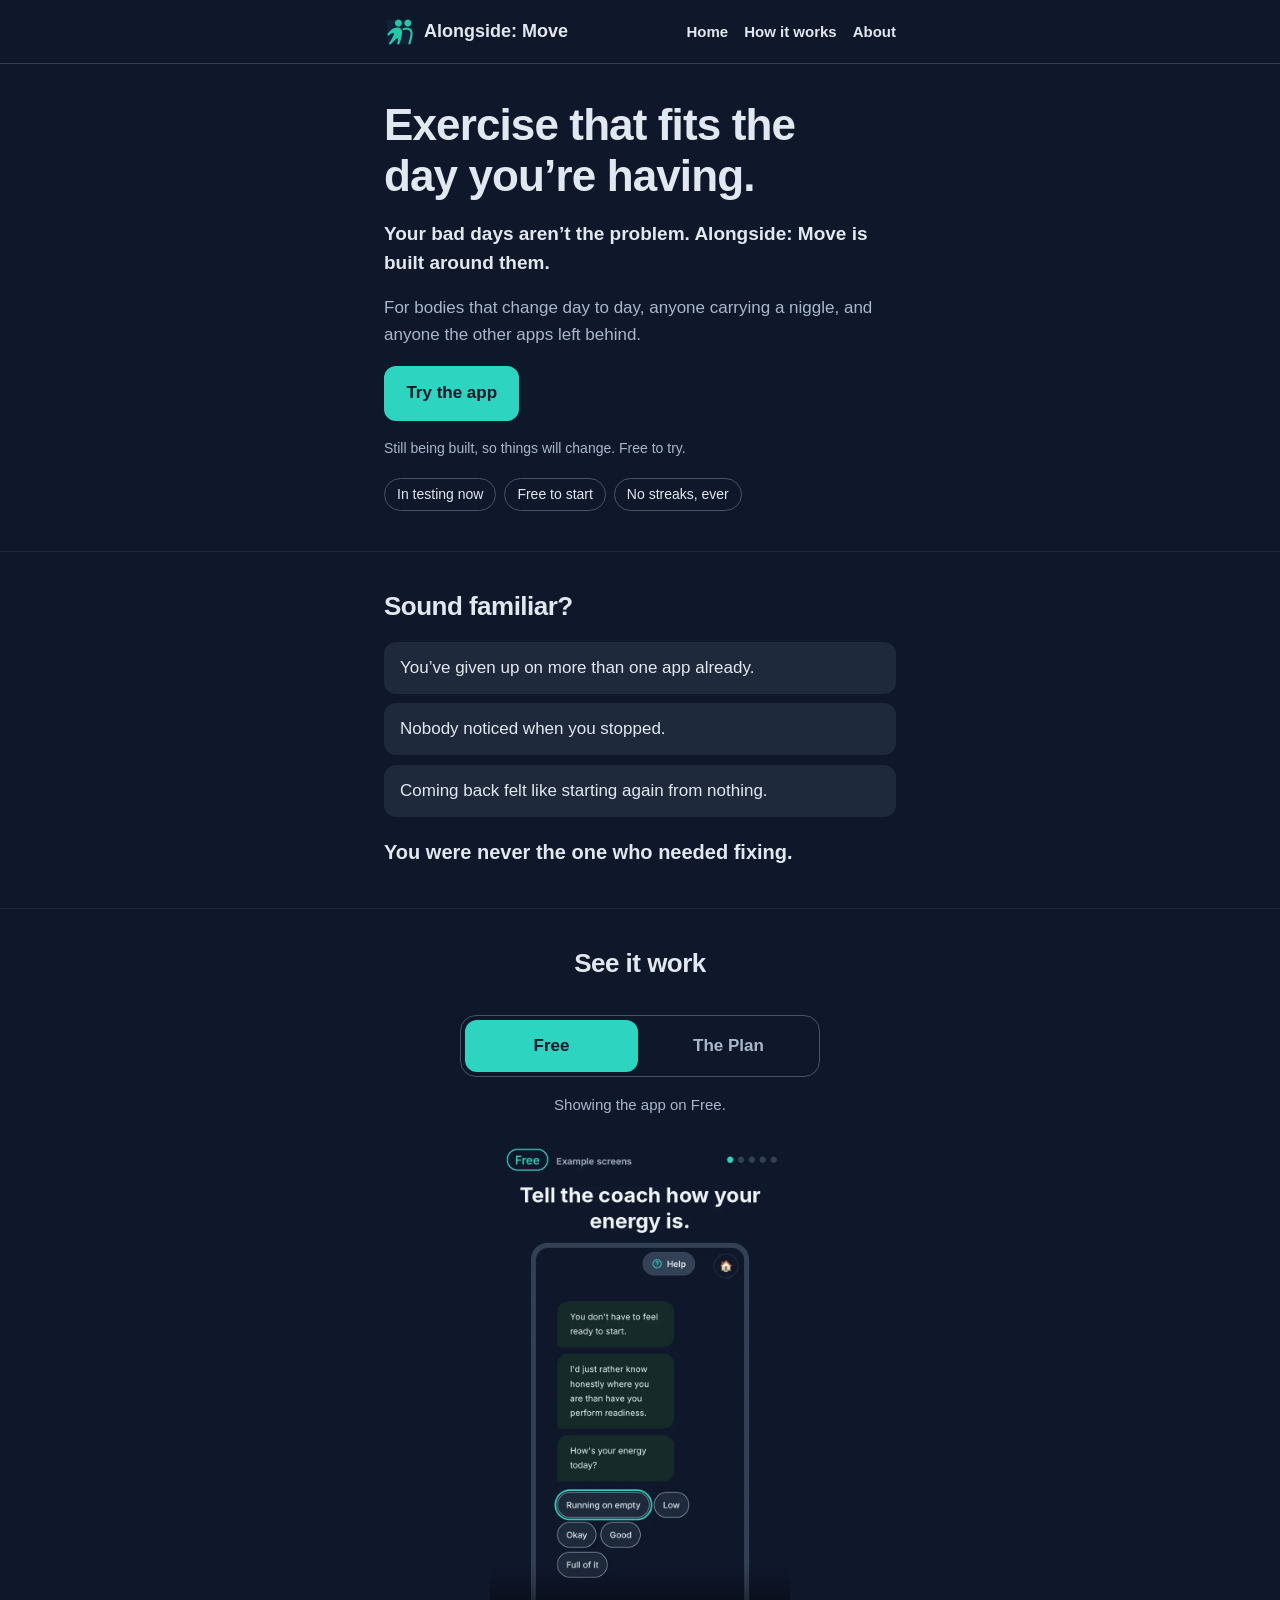
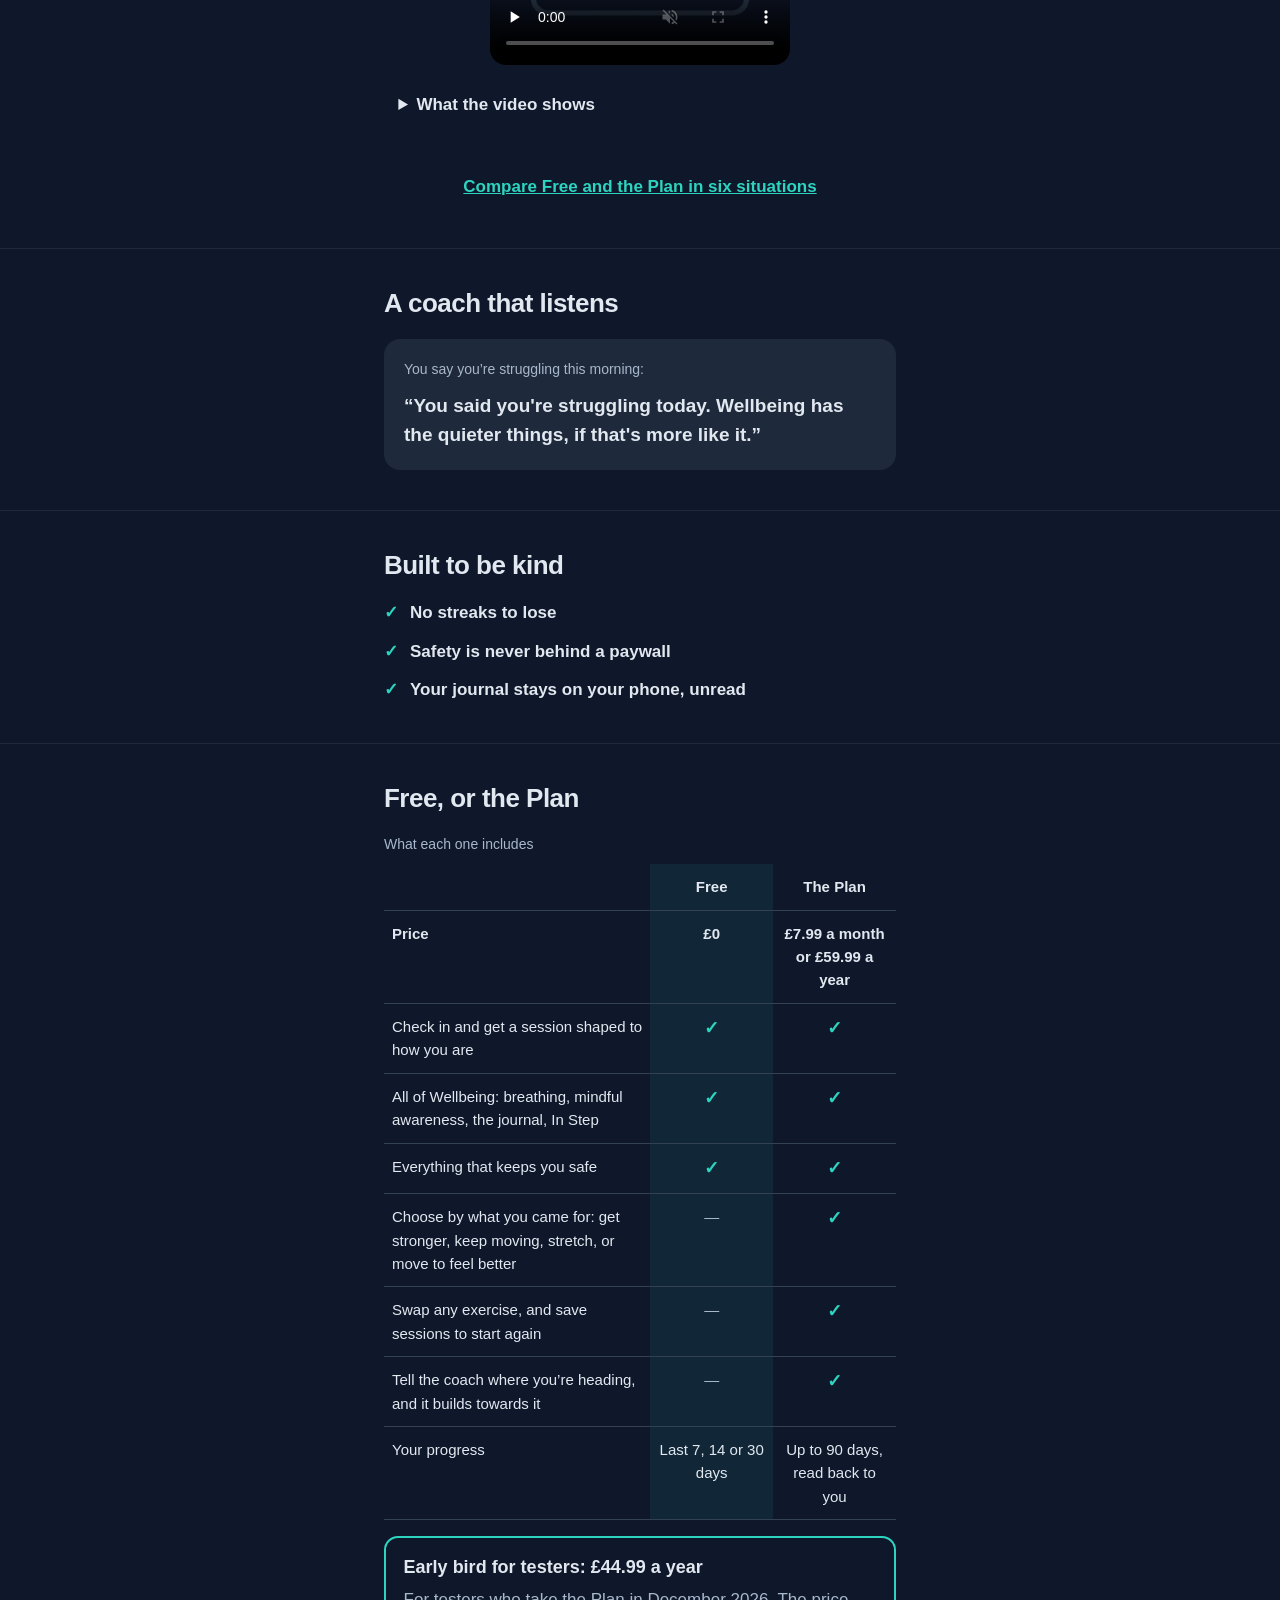
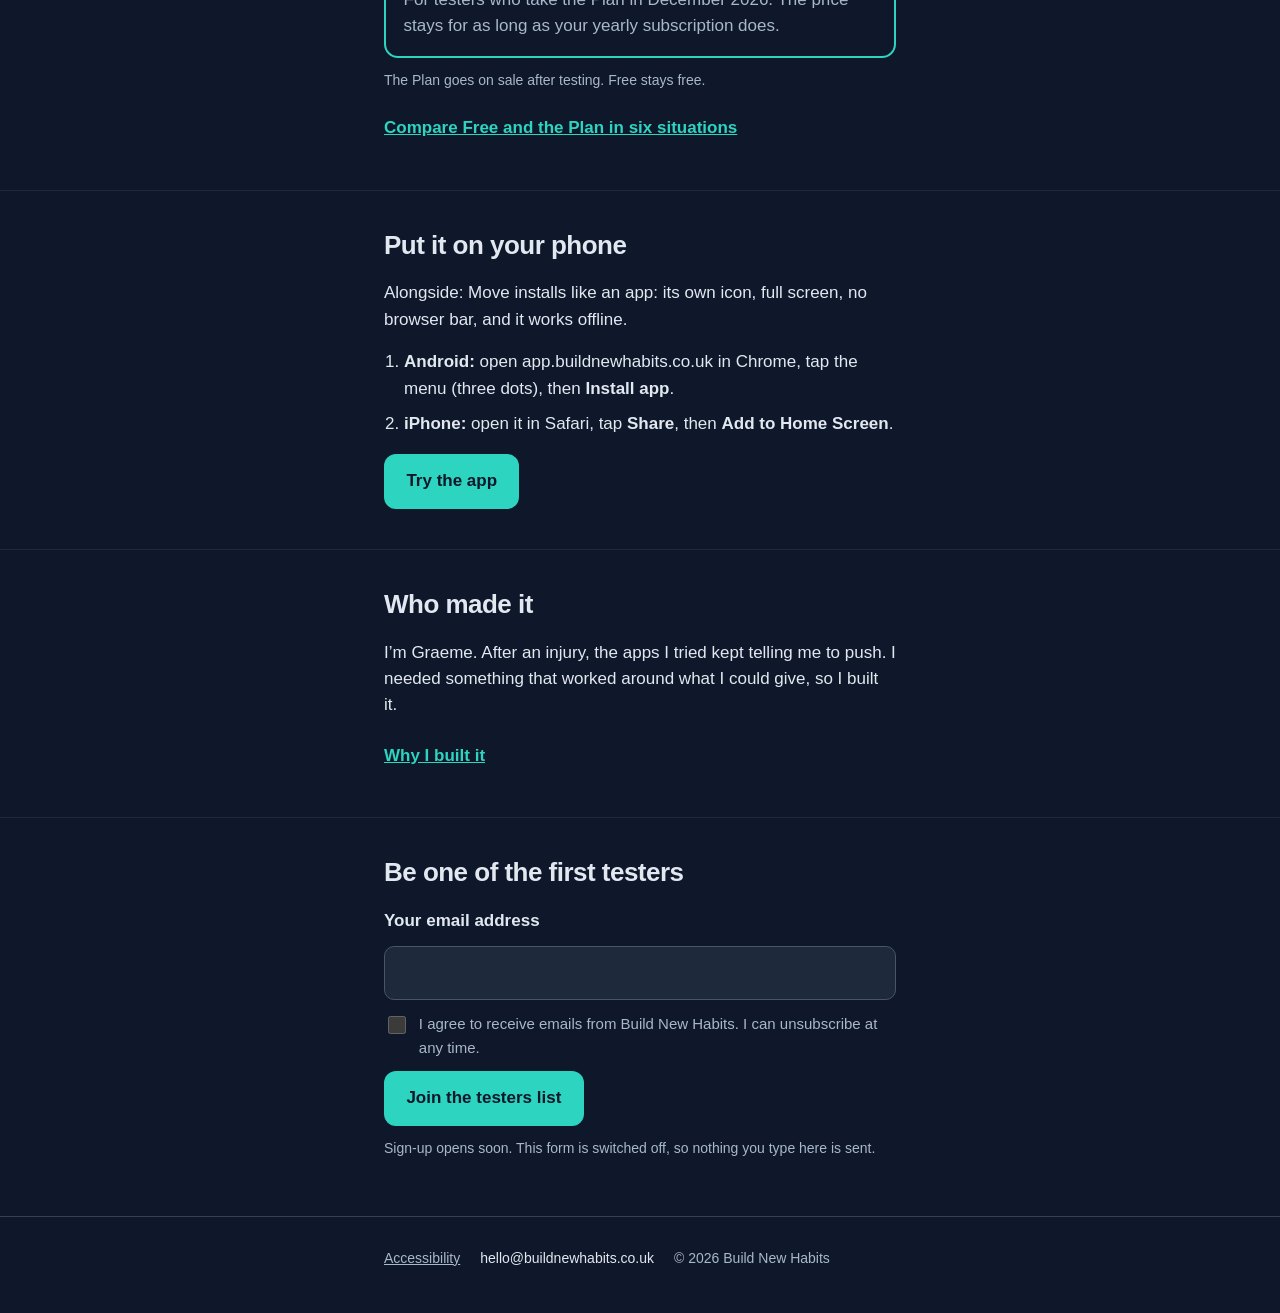
<file: index.html>
<!DOCTYPE html>
<!--
  index.html
  25 Nov 2026 v22

  v22 — 25 Nov 2026: the Free videos recorded again from alongside-v747
    (P-46): Free Home, the one-screen player, and the six ready-made sessions;
    their captions below match.

  v21 — 18 Nov 2026: the product is named Alongside: Move in full (Graeme,
    18 Nov: "that's what it is"), so a family home page can come later
    without rewording the Move pages.

  v20 — Graeme, 07 Nov: link the app now, for friends to try (chosen over
    waiting for his phone test; told the developer panel is still on). The
    first button is Try the app (https://app.buildnewhabits.co.uk/), said to be still being
    built; a new "Put it on your phone" section gives the Android and
    iPhone steps (the app installs and opens full screen, with no browser
    bar). The testers' sign-up stays at the bottom, switched off.

  v19 — Graeme, 07 Nov: "'see everything each one does' doesn't make sense".
    Both links to How it works now say "Compare Free and the Plan in six
    situations".

  v18 — WEB-TRIM (master schedule row 9b; Graeme, 07 Nov: "far far far too
    many words … too busy"; his wife looked for a few seconds and said "too
    many words"). Rebuilt from the approved Home mock-up v3: what it is, who
    it is for and one button on the first screen; Sound familiar?; See it
    work (a Free / Plan switch with a captioned video each, made from real
    app screens); one coach line; three promises; Free or the Plan with
    prices and the early bird; who made it; the testers' sign-up (switched
    off until the mailing list is connected). About 370 words, from about
    1,090. The old page is archived in BNH-Files
    (Archive/website_web-trim_07nov2026/live-before-48cf877/).
  Checked by tools/verify-website.mjs v2 in the app repository: the Free /
    Plan rows are tools/website-claims.mjs word for word; the coach line is
    one the app says; prices are js/data/pricing.js.
-->
<html lang="en-GB">
<head>
  <meta charset="UTF-8">
  <meta name="viewport" content="width=device-width, initial-scale=1.0, viewport-fit=cover">
  <title>Alongside: Move | Exercise that fits the day you&rsquo;re having</title>
  <meta name="description" content="A gentle coach for body and mind. Tell it how you are, and today's session fits around you. In testing now. Free to start. No streaks, ever.">
  <link rel="icon" href="assets/logo.png">
  <link rel="stylesheet" href="css/main.css?v=2">
</head>
<body>
  <a class="skip-link" href="#main-content">Skip to main content</a>
  <div id="site-nav"></div>

  <main id="main-content">
    <div class="hero">
      <div class="wrap">
        <h1>Exercise that fits the day you&rsquo;re having.</h1>
        <p class="lede">Your bad days aren&rsquo;t the problem. Alongside: Move is built around them.</p>
        <p class="for">For bodies that change day to day, anyone carrying a niggle, and anyone the other apps left behind.</p>
        <a class="cta" href="https://app.buildnewhabits.co.uk/">Try the app</a>
        <p class="small">Still being built, so things will change. Free to try.</p>
        <ul class="facts" aria-label="At a glance">
          <li>In testing now</li>
          <li>Free to start</li>
          <li>No streaks, ever</li>
        </ul>
      </div>
    </div>

    <section aria-labelledby="fam-h">
      <div class="wrap">
        <h2 id="fam-h">Sound familiar?</h2>
        <ul class="familiar">
          <li>You&rsquo;ve given up on more than one app already.</li>
          <li>Nobody noticed when you stopped.</li>
          <li>Coming back felt like starting again from nothing.</li>
        </ul>
        <p class="answer">You were never the one who needed fixing.</p>
      </div>
    </section>

    <section id="see" aria-labelledby="see-h">
      <div class="wrap see">
        <h2 id="see-h">See it work</h2>
        <div class="switch" role="group" aria-label="Show the app on">
          <button type="button" aria-pressed="true" data-tier="free"><span>Free</span></button>
          <button type="button" aria-pressed="false" data-tier="plan"><span>The Plan</span></button>
        </div>
        <p class="hint" id="tier-hint" aria-live="polite">Showing the app on Free.</p>
        <video id="walk" controls muted playsinline preload="none" poster="assets/video/coach_free_poster.webp"
          data-free="coach_free" data-plan="arc_plan" data-free-secs="18" data-plan-secs="32"
          aria-label="Free: a 18-second video with captions and no sound" aria-describedby="walk-steps-h">
          <source src="assets/video/coach_free.mp4" type="video/mp4">
        </video>
        <details>
          <summary id="walk-steps-h">What the video shows</summary>
          <ol id="steps-free"><li>Tell the coach how your energy is.</li><li>Then your mood, and anything sore.</li><li>Low energy? A shorter, gentler session.</li><li>One screen per move.</li><li>Free: one session, shaped to today.</li></ol>
          <ol id="steps-plan" hidden><li>Tell the coach what you want to be able to do.</li><li>Pick up to three things that feed it.</li><li>Say how you&rsquo;d know, in your own words.</li><li>No dates. Nothing to keep up with.</li><li>It sits at the top of Home, week by week.</li><li>Today&rsquo;s plan is built towards it.</li><li>See when each part last came up.</li><li>Progress reads it back to you.</li><li>The Plan: a coach who knows where you&rsquo;re going.</li></ol>
        </details>
        <a class="more" href="how-it-works/">Compare Free and the Plan in six situations</a>
      </div>
    </section>

    <section aria-labelledby="coach-h">
      <div class="wrap">
        <h2 id="coach-h">A coach that listens</h2>
        <div class="coach-card">
          <p class="when">You say you&rsquo;re struggling this morning:</p>
          <p class="coach-bubble__message">&ldquo;You said you're struggling today. Wellbeing has the quieter things, if that's more like it.&rdquo;</p>
        </div>
      </div>
    </section>

    <section aria-labelledby="never-h">
      <div class="wrap">
        <h2 id="never-h">Built to be kind</h2>
        <ul class="never">
          <li>No streaks to lose</li>
          <li>Safety is never behind a paywall</li>
          <li>Your journal stays on your phone, unread</li>
        </ul>
      </div>
    </section>

    <section id="compare" aria-labelledby="compare-h">
      <div class="wrap">
        <h2 id="compare-h">Free, or the Plan</h2>
        <div class="table-wrap">
          <table data-claims="home">
            <caption>What each one includes</caption>
            <colgroup><col><col id="col-free" class="on"><col id="col-plan"></colgroup>
            <thead><tr><th scope="col"><span class="visually-hidden">What you get</span></th><th scope="col">Free</th><th scope="col">The Plan</th></tr></thead>
            <tbody>
            <tr class="price"><th scope="row">Price</th><td>&pound;0</td><td>&pound;7.99 a month<br>or &pound;59.99 a year</td></tr>
            <tr><th scope="row">Check in and get a session shaped to how you are</th><td><span class="yes" aria-hidden="true">&#10003;</span><span class="visually-hidden">Included</span></td><td><span class="yes" aria-hidden="true">&#10003;</span><span class="visually-hidden">Included</span></td></tr>
            <tr><th scope="row">All of Wellbeing: breathing, mindful awareness, the journal, In Step</th><td><span class="yes" aria-hidden="true">&#10003;</span><span class="visually-hidden">Included</span></td><td><span class="yes" aria-hidden="true">&#10003;</span><span class="visually-hidden">Included</span></td></tr>
            <tr><th scope="row">Everything that keeps you safe</th><td><span class="yes" aria-hidden="true">&#10003;</span><span class="visually-hidden">Included</span></td><td><span class="yes" aria-hidden="true">&#10003;</span><span class="visually-hidden">Included</span></td></tr>
            <tr><th scope="row">Choose by what you came for: get stronger, keep moving, stretch, or move to feel better</th><td><span class="no" aria-hidden="true">&mdash;</span><span class="visually-hidden">Not included</span></td><td><span class="yes" aria-hidden="true">&#10003;</span><span class="visually-hidden">Included</span></td></tr>
            <tr><th scope="row">Swap any exercise, and save sessions to start again</th><td><span class="no" aria-hidden="true">&mdash;</span><span class="visually-hidden">Not included</span></td><td><span class="yes" aria-hidden="true">&#10003;</span><span class="visually-hidden">Included</span></td></tr>
            <tr><th scope="row">Tell the coach where you&rsquo;re heading, and it builds towards it</th><td><span class="no" aria-hidden="true">&mdash;</span><span class="visually-hidden">Not included</span></td><td><span class="yes" aria-hidden="true">&#10003;</span><span class="visually-hidden">Included</span></td></tr>
            <tr><th scope="row">Your progress</th><td>Last 7, 14 or 30 days</td><td>Up to 90 days, read back to you</td></tr>
            </tbody>
          </table>
        </div>
        <div class="early">
          <strong>Early bird for testers: &pound;44.99 a year</strong>
          <p>For testers who take the Plan in December 2026. The price stays for as long as your yearly subscription does.</p>
        </div>
        <p class="small" style="margin-top:.75rem">The Plan goes on sale after testing. Free stays free.</p>
        <a class="more" href="how-it-works/">Compare Free and the Plan in six situations</a>
      </div>
    </section>

    <section id="install" aria-labelledby="install-h">
      <div class="wrap">
        <h2 id="install-h">Put it on your phone</h2>
        <p>Alongside: Move installs like an app: its own icon, full screen, no browser bar, and it works offline.</p>
        <ol class="steps-list">
          <li><strong>Android:</strong> open <span class="email">app.buildnewhabits.co.uk</span> in Chrome, tap the menu (three dots), then <strong>Install app</strong>.</li>
          <li><strong>iPhone:</strong> open it in Safari, tap <strong>Share</strong>, then <strong>Add to Home Screen</strong>.</li>
        </ol>
        <p style="margin-top:1rem"><a class="cta" href="https://app.buildnewhabits.co.uk/">Try the app</a></p>
      </div>
    </section>

    <section id="me" aria-labelledby="me-h">
      <div class="wrap">
        <h2 id="me-h">Who made it</h2>
        <p>I&rsquo;m Graeme. After an injury, the apps I tried kept telling me to push. I needed something that worked around what I could give, so I built it.</p>
        <a class="more" href="about/">Why I built it</a>
      </div>
    </section>

    <section id="join" aria-labelledby="join-h">
      <div class="wrap">
        <h2 id="join-h">Be one of the first testers</h2>
        <form aria-label="Join the testers list" onsubmit="return false">
          <label for="email">Your email address</label>
          <input id="email" type="email" autocomplete="email" disabled aria-describedby="form-msg">
          <label class="check" for="agree"><input id="agree" type="checkbox" disabled> I agree to receive emails from Build New Habits. I can unsubscribe at any time.</label>
          <button class="cta" type="submit" disabled>Join the testers list</button>
          <p class="small" id="form-msg">Sign-up opens soon. This form is switched off, so nothing you type here is sent.</p>
        </form>
      </div>
    </section>
  </main>

  <div id="site-footer"></div>
  <script src="js/site.js?v=11"></script>
  <script src="js/home.js?v=3"></script>
</body>
</html>
</file>
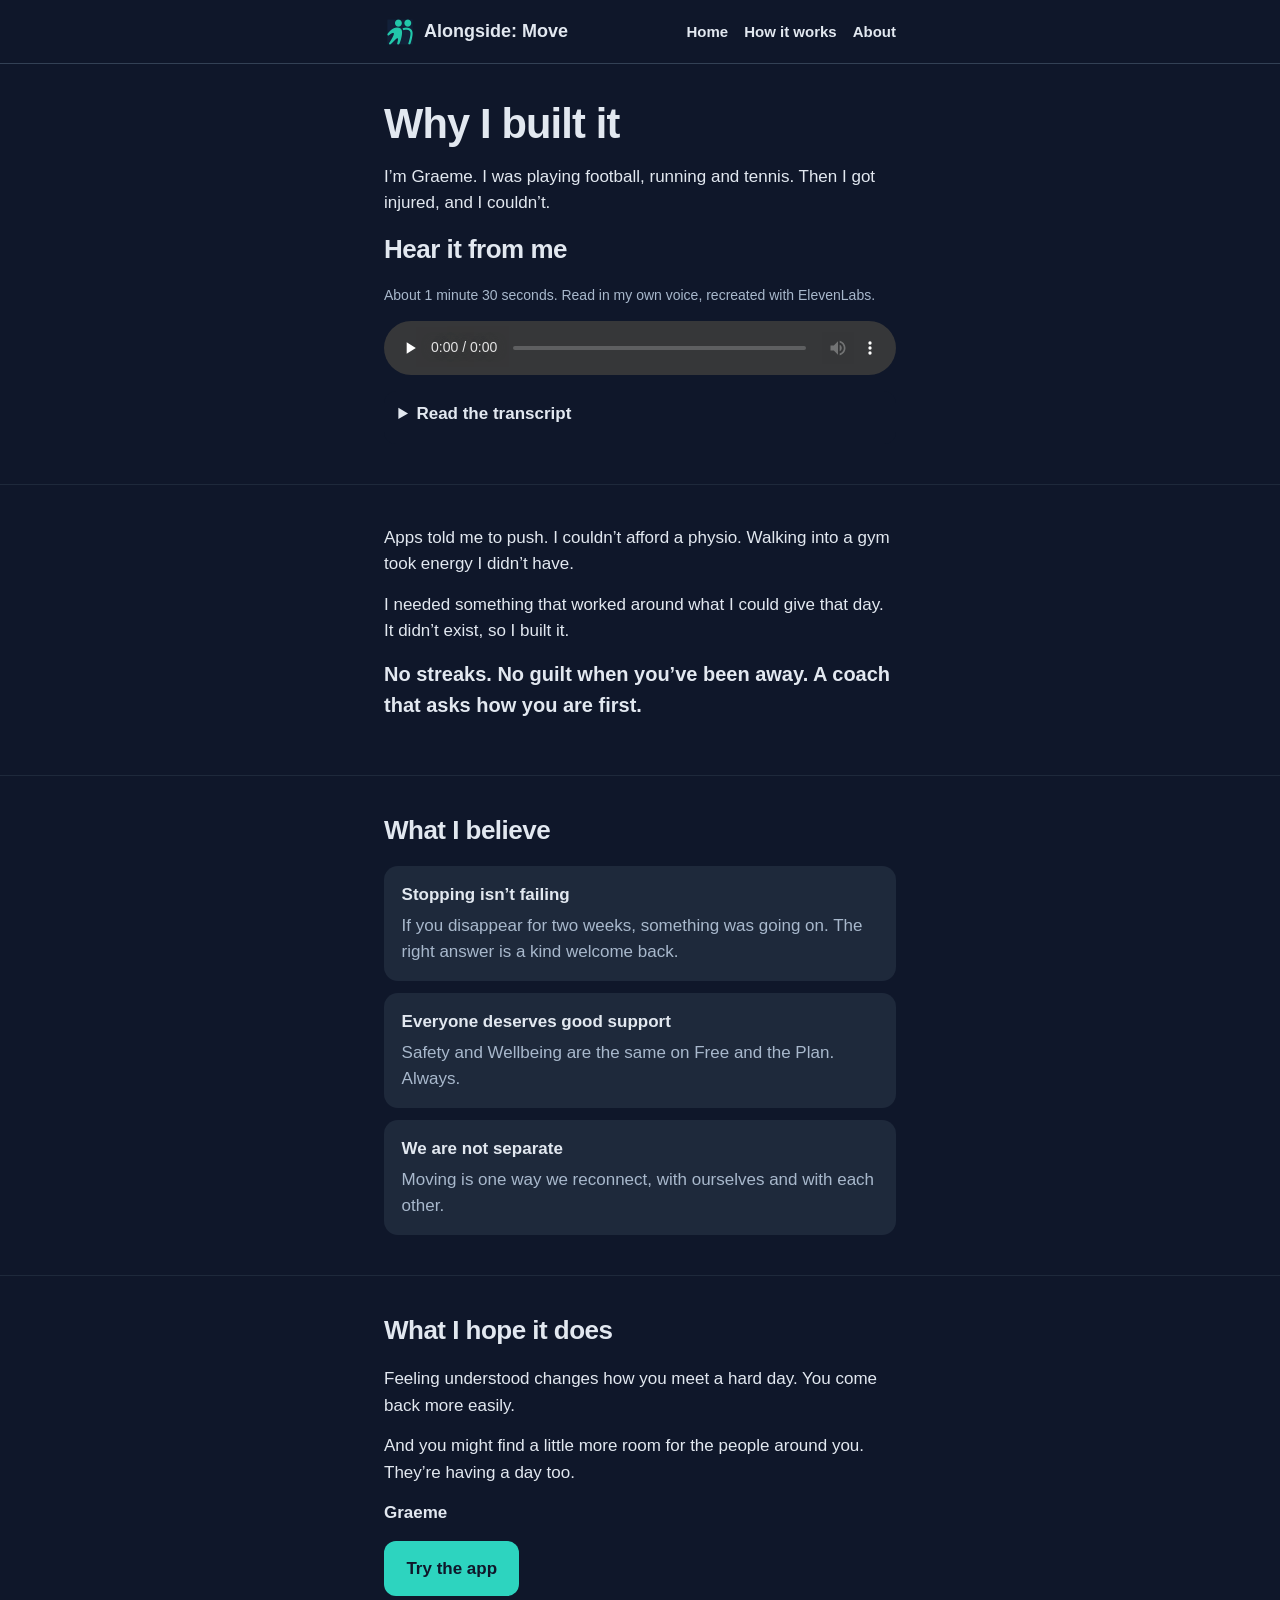
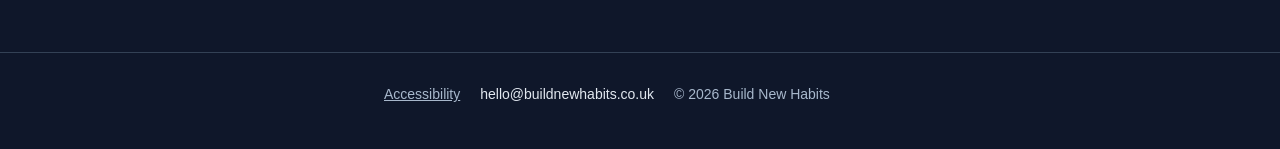
<file: about/index.html>
<!DOCTYPE html>
<!--
  about/index.html
  18 Nov 2026 v7

  v7 — 18 Nov 2026: the product is named Alongside: Move in full (Graeme,
    18 Nov: "that's what it is"), so a family home page can come later
    without rewording the Move pages.

  v6 — Founder audio (13 Nov). "Hear it from me": Graeme's "why I built it"
    in his own cloned voice (ElevenLabs), from the approved script
    (BNH project: alongside_founder_why_audio_script_13nov2026_v1.md).
    No autoplay, native controls, preload none, says plainly it is a
    recreated voice, full transcript beside it (WCAG 1.2.1, 1.4.2).
    Audio: assets/audio/founder-why.mp3 (mono 96k, loudness -16 LUFS).
    main.css ?v=3.
  v5 — The closing button is Try the app (Graeme, 07 Nov).

  v4 — WEB-TRIM (master schedule row 9b). About and a short Philosophy in
    one page, from the approved About mock-up v1 (07 Nov): why it was built,
    three beliefs, and what it is hoped to do, with empathy transfer said
    lightly. About 180 words, from About 461 and Philosophy 954 (both
    archived in BNH-Files, Archive/website_web-trim_07nov2026/
    live-before-48cf877/, with the locked July copy). Philosophy now sends
    you here. Taken out as inaccurate: "because it noticed" (the coach
    responds to the check-in; it does not notice on its own).
    The photograph still waits; it goes above the heading when it exists.
  v3 — 18 Oct 2026. site.css ?v=24, site.js ?v=10.
-->
<html lang="en-GB">
<head>
  <meta charset="UTF-8">
  <meta name="viewport" content="width=device-width, initial-scale=1.0, viewport-fit=cover">
  <title>About | Alongside: Move</title>
  <meta name="description" content="Why Alongside: Move exists, and what it believes. Graeme, founder of Build New Habits.">
  <link rel="icon" href="../assets/logo.png">
  <link rel="stylesheet" href="../css/main.css?v=3">
</head>
<body>
  <a class="skip-link" href="#main-content">Skip to main content</a>
  <div id="site-nav"></div>

  <main id="main-content" class="page">
    <div class="wrap">
      <h1>Why I built it</h1>
      <p>I&rsquo;m Graeme. I was playing football, running and tennis. Then I got injured, and I couldn&rsquo;t.</p>
    </div>
    <section aria-labelledby="listen-h" class="listen">
      <div class="wrap">
        <h2 id="listen-h">Hear it from me</h2>
        <p class="small" id="listen-note">About 1 minute 30 seconds. Read in my own voice, recreated with ElevenLabs.</p>
        <audio controls preload="none" src="../assets/audio/founder-why.mp3" aria-describedby="listen-note">
          <a href="../assets/audio/founder-why.mp3">Download the recording (MP3)</a>
        </audio>
        <details>
          <summary>Read the transcript</summary>
          <div class="transcript">
            <p>Hello. I&rsquo;m Graeme, and I built Alongside: Move.</p>
            <p>For a long time, I was the person fitness apps were made for. I ran. I played football and tennis. Probably too much, but I loved it.</p>
            <p>Then I got injured. My hamstring, my glutes, my lower back. Running stopped. Some days, even walking far was hard.</p>
            <p>So I opened fitness apps. The ones I tried didn&rsquo;t ask whether I was carrying an injury. Or how much energy I had. Or what kind of day it was. They told me to push through. My body was telling me something different.</p>
            <p>I went through it in stages. Motivated first. Then frustrated. Then disappointed, in myself as much as in the apps. Then sad. And then I gave up.</p>
            <p>But the injury was only part of it. I&rsquo;ve spent a lot of my life feeling like the rules changed when I wasn&rsquo;t looking. Feeling judged. Feeling I should just know things nobody had taught me.</p>
            <p>What I needed wasn&rsquo;t a programme. It was something that understood where I was, and worked with what I could give that day.</p>
            <p>It didn&rsquo;t exist. So I built it.</p>
            <p>Alongside: Move asks how you are before it asks anything of you. When your energy is low, the session is gentler. When something&rsquo;s sore, it leaves some moves out. There are no streaks, and no telling you off for the days you didn&rsquo;t come.</p>
            <p>And there&rsquo;s one more thing I hope it does. Everyone you pass today is carrying a day you can&rsquo;t see. Once you&rsquo;ve been met where you are, it gets a little easier to meet other people there too.</p>
            <p>I hope you find it useful.</p>
          </div>
        </details>
      </div>
    </section>
    <section aria-labelledby="story-h">
      <div class="wrap">
        <h2 id="story-h" class="visually-hidden">My story</h2>
        <p>Apps told me to push. I couldn&rsquo;t afford a physio. Walking into a gym took energy I didn&rsquo;t have.</p>
        <p>I needed something that worked around what I could give that day. It didn&rsquo;t exist, so I built it.</p>
        <p class="big">No streaks. No guilt when you&rsquo;ve been away. A coach that asks how you are first.</p>
      </div>
    </section>
    <section aria-labelledby="believe-h">
      <div class="wrap">
        <h2 id="believe-h">What I believe</h2>
        <ul class="beliefs">
          <li><strong>Stopping isn&rsquo;t failing</strong><span>If you disappear for two weeks, something was going on. The right answer is a kind welcome back.</span></li>
          <li><strong>Everyone deserves good support</strong><span>Safety and Wellbeing are the same on Free and the Plan. Always.</span></li>
          <li><strong>We are not separate</strong><span>Moving is one way we reconnect, with ourselves and with each other.</span></li>
        </ul>
      </div>
    </section>
    <section aria-labelledby="hope-h">
      <div class="wrap">
        <h2 id="hope-h">What I hope it does</h2>
        <p>Feeling understood changes how you meet a hard day. You come back more easily.</p>
        <p>And you might find a little more room for the people around you. They&rsquo;re having a day too.</p>
        <p class="sig">Graeme</p>
        <a class="cta" href="https://app.buildnewhabits.co.uk/">Try the app</a>
      </div>
    </section>
  </main>

  <div id="site-footer"></div>
  <script src="../js/site.js?v=11"></script>
</body>
</html>
</file>
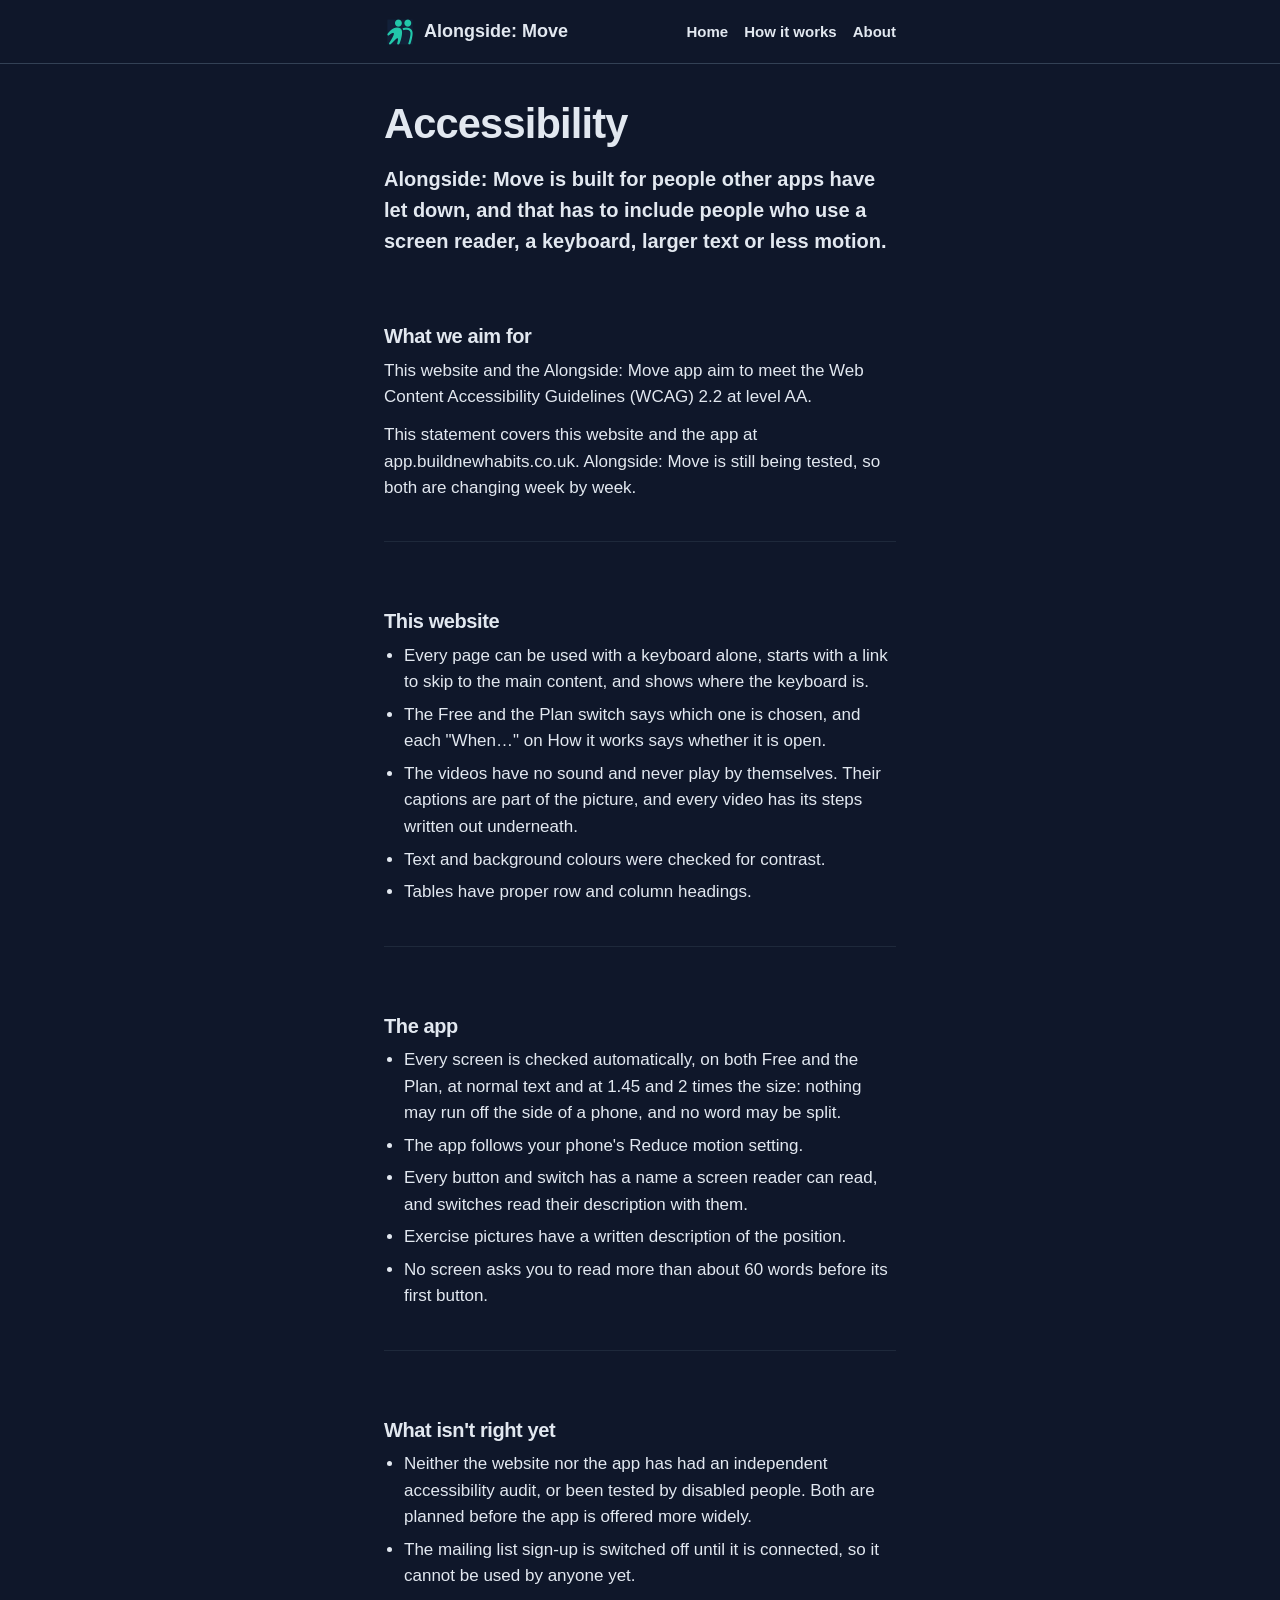
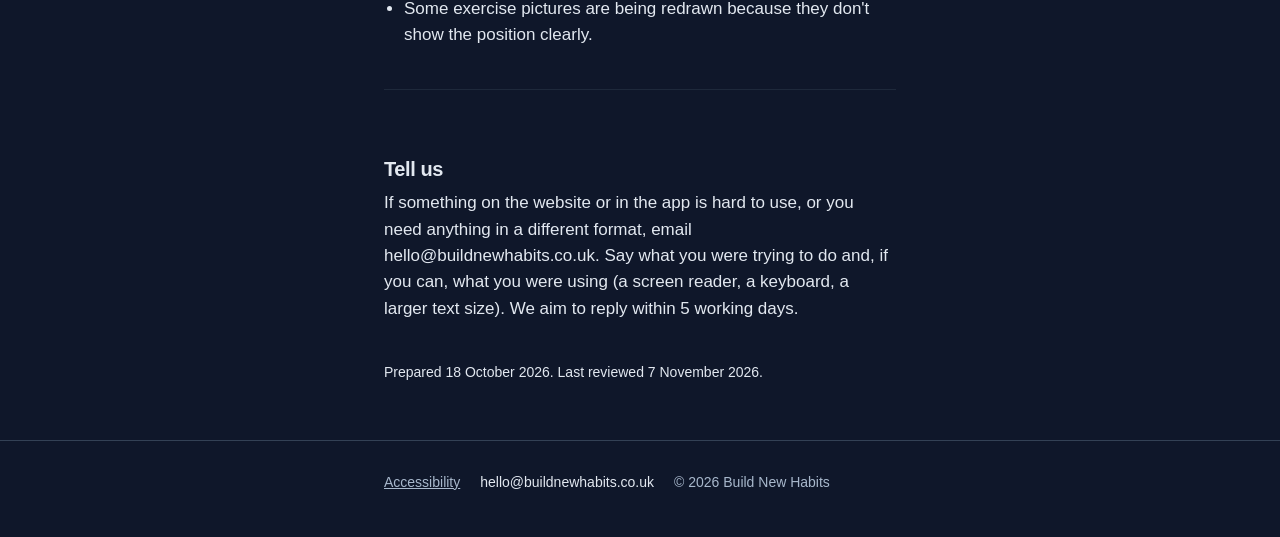
<file: accessibility/index.html>
<!DOCTYPE html>
<!--
  accessibility/index.html
  18 Nov 2026 v4

  v4 — 18 Nov 2026: the product is named Alongside: Move in full (Graeme,
    18 Nov: "that's what it is"), so a family home page can come later
    without rewording the Move pages.

  v3 — WEB-TRIM (master schedule row 9b). The site is now Home, How it
    works and About, on one new stylesheet (css/main.css). The website
    section describes what is there now: the Free / Plan switch, the
    scenarios that open one at a time, and videos with no sound, captions
    on screen and the steps written out. The rotating lines, tabs and the
    layout toggle are gone, and so is the photograph placeholder.

  v2 — The app's address is now app.buildnewhabits.co.uk.

  v1 — A-10, first part (master schedule, before the app is wrapped,
    row 9). The accessibility statement for this website and for
    Alongside: Move. It says what the target is (WCAG 2.2 AA), what has
    been checked and how, and what is known not to be right yet. It
    claims no audit that has not happened. Update it when the domain
    goes live, after the device test, and after any independent review.

  Route: /accessibility/
-->
<html lang="en-GB">
<head>
  <meta charset="UTF-8">
  <meta name="viewport" content="width=device-width, initial-scale=1.0, viewport-fit=cover">
  <title>Accessibility | Alongside: Move</title>
  <meta name="description" content="How accessible this website and the Alongside: Move app are, what has been checked, what is not right yet, and how to tell us.">
  <link rel="icon" href="../assets/logo.png">
  <link rel="stylesheet" href="../css/main.css?v=2">
</head>
<body>
  <a class="skip-link" href="#main-content">Skip to main content</a>

  <div id="site-nav"></div>

  <main id="main-content">
    <div class="wrap prose">
      <article>

        <h1 id="page-title">Accessibility</h1>

        <p class="big">
          Alongside: Move is built for people other apps have let down, and that
          has to include people who use a screen reader, a keyboard, larger
          text or less motion.
        </p>

        <section aria-labelledby="a11y-target">
          <h2 id="a11y-target">What we aim for</h2>
          <p>
            This website and the Alongside: Move app aim to meet the Web
            Content Accessibility Guidelines (WCAG) 2.2 at level AA.
          </p>
          <p>
            This statement covers this website and the app at
            app.buildnewhabits.co.uk. Alongside: Move is
            still being tested, so both are changing week by week.
          </p>
        </section>

        <section aria-labelledby="a11y-site">
          <h2 id="a11y-site">This website</h2>
          <ul>
            <li>Every page can be used with a keyboard alone, starts with a link to skip to the main content, and shows where the keyboard is.</li>
            <li>The Free and the Plan switch says which one is chosen, and each "When…" on How it works says whether it is open.</li>
            <li>The videos have no sound and never play by themselves. Their captions are part of the picture, and every video has its steps written out underneath.</li>
            <li>Text and background colours were checked for contrast.</li>
            <li>Tables have proper row and column headings.</li>
          </ul>
        </section>

        <section aria-labelledby="a11y-app">
          <h2 id="a11y-app">The app</h2>
          <ul>
            <li>Every screen is checked automatically, on both Free and the Plan, at normal text and at 1.45 and 2 times the size: nothing may run off the side of a phone, and no word may be split.</li>
            <li>The app follows your phone's Reduce motion setting.</li>
            <li>Every button and switch has a name a screen reader can read, and switches read their description with them.</li>
            <li>Exercise pictures have a written description of the position.</li>
            <li>No screen asks you to read more than about 60 words before its first button.</li>
          </ul>
        </section>

        <section aria-labelledby="a11y-known">
          <h2 id="a11y-known">What isn't right yet</h2>
          <ul>
            <li>Neither the website nor the app has had an independent accessibility audit, or been tested by disabled people. Both are planned before the app is offered more widely.</li>
            <li>The mailing list sign-up is switched off until it is connected, so it cannot be used by anyone yet.</li>
            <li>Some exercise pictures are being redrawn because they don't show the position clearly.</li>
          </ul>
        </section>

        <section aria-labelledby="a11y-tell">
          <h2 id="a11y-tell">Tell us</h2>
          <p>
            If something on the website or in the app is hard to use, or you
            need anything in a different format, email
            <span class="email">hello@buildnewhabits.co.uk</span>.
            Say what you were trying to do and, if you can, what you were
            using (a screen reader, a keyboard, a larger text size). We aim to
            reply within 5 working days.
          </p>
        </section>

        <p class="small">
          Prepared 18 October 2026. Last reviewed 7 November 2026.
        </p>

      </article>
    </div>
  </main>

  <div id="site-footer"></div>

  <script src="../js/site.js?v=11"></script>
</body>
</html>
</file>
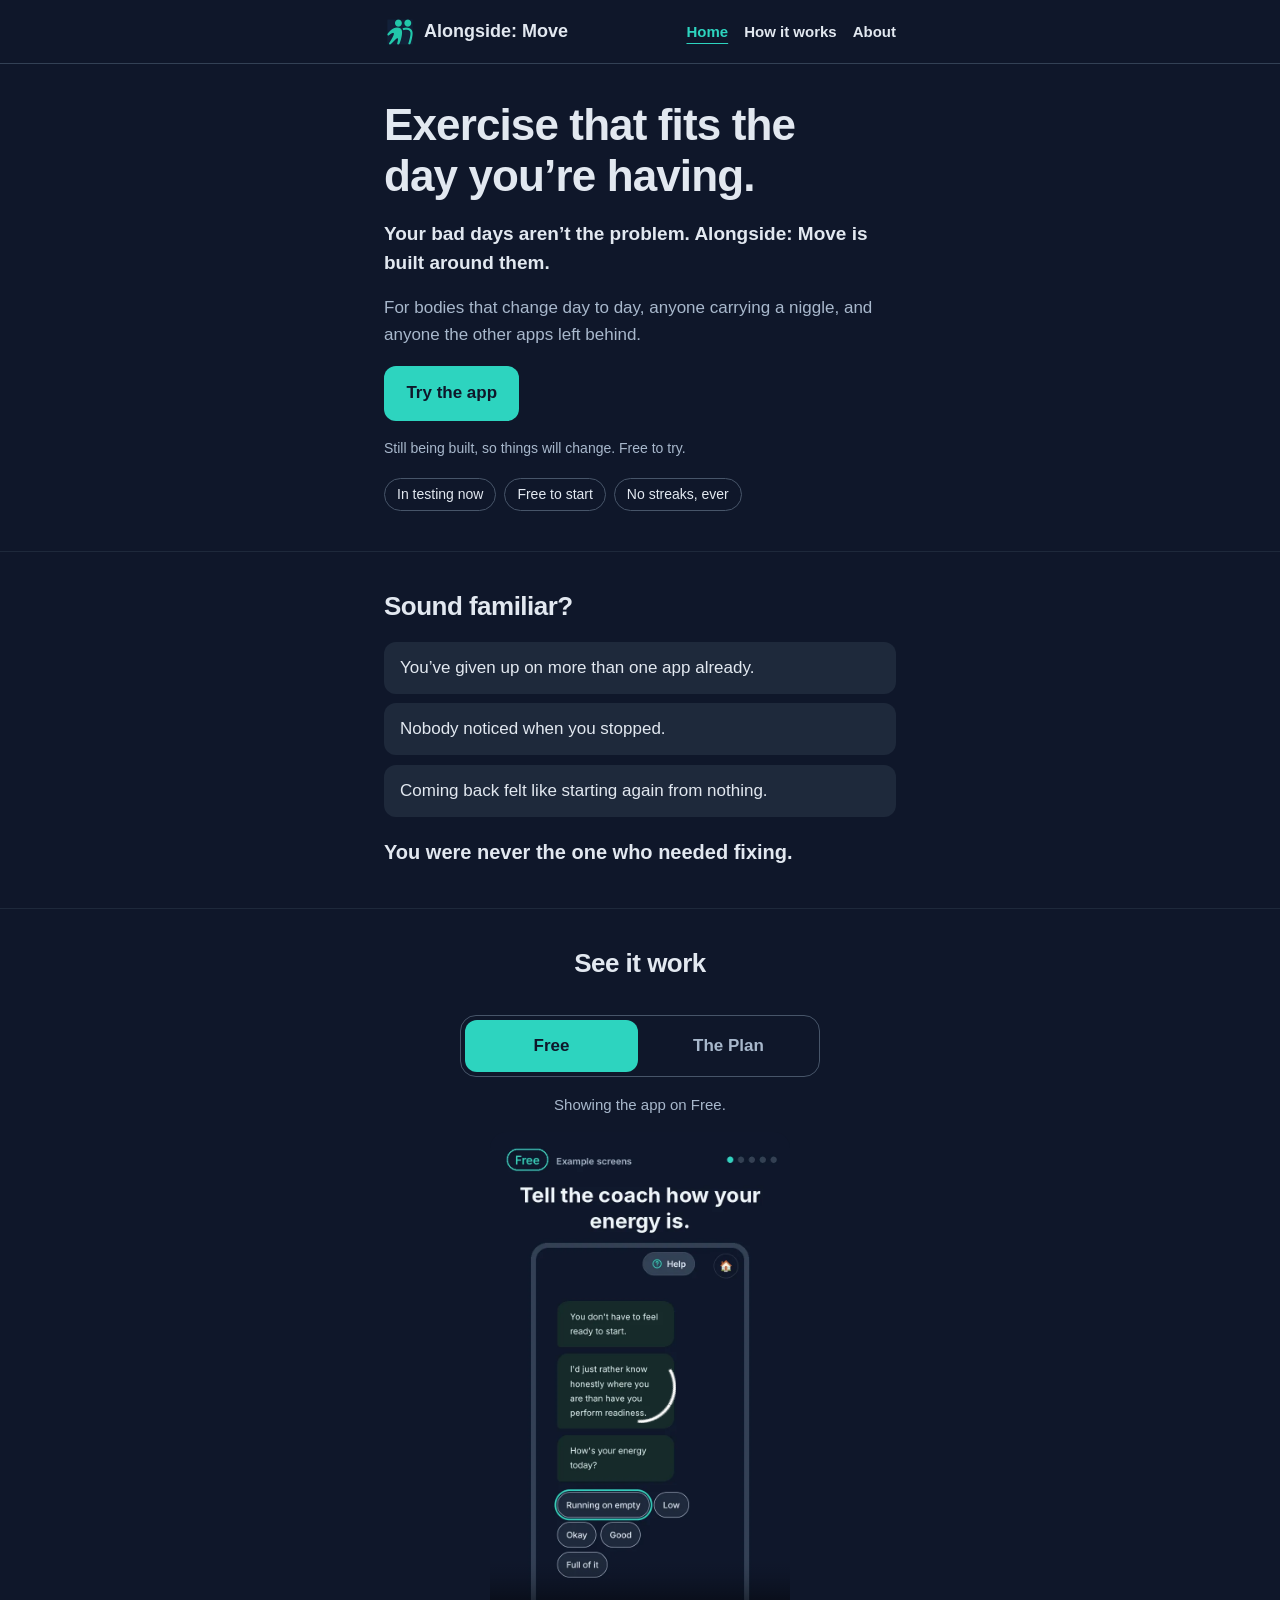
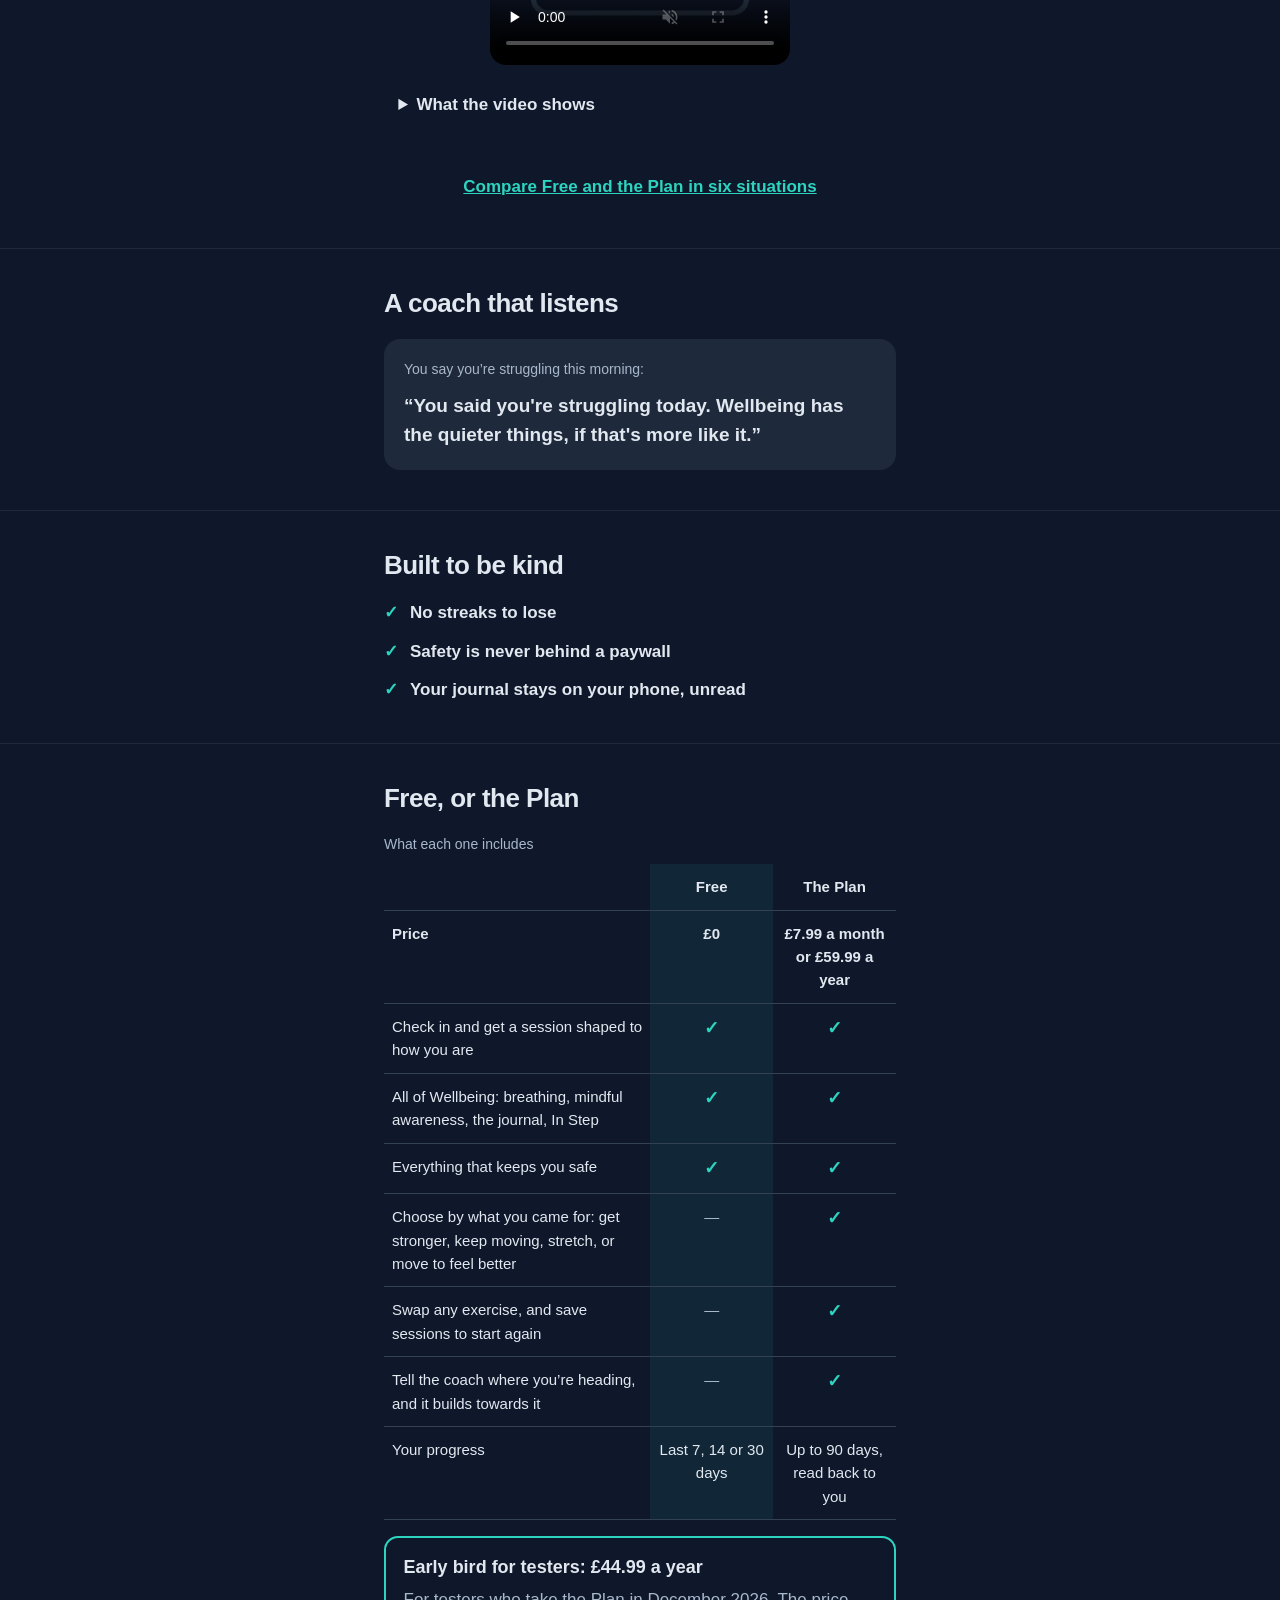
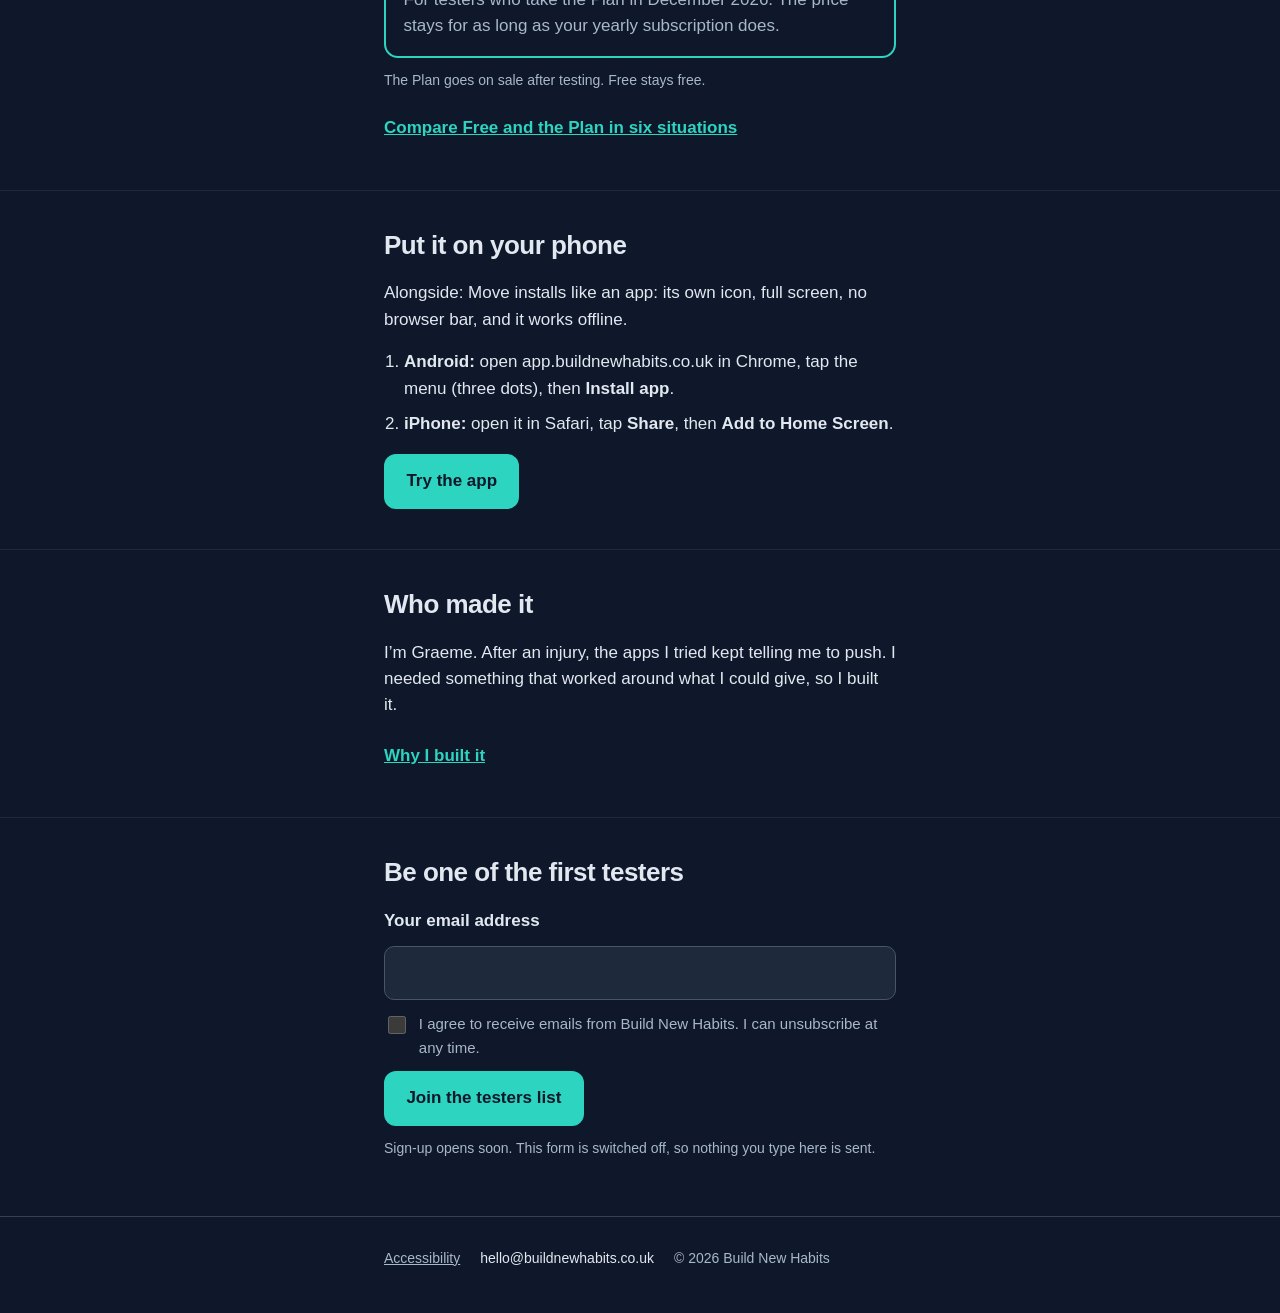
<file: community/index.html>
<!DOCTYPE html>
<!--
  community/index.html
  18 Nov 2026 v2 (retired page)

  v2 — 18 Nov 2026: title says Alongside: Move in full.

  WEB-TRIM (master schedule row 9b). Community is no longer a page of its own;
  this sends anyone with an old link to Home. The old page is archived in
  BNH-Files (Archive/website_web-trim_07nov2026/live-before-48cf877/community/). Giving back waits until Graeme has something to say (07 Nov).
-->
<html lang="en-GB">
<head>
  <meta charset="UTF-8">
  <meta name="viewport" content="width=device-width, initial-scale=1.0, viewport-fit=cover">
  <meta name="robots" content="noindex">
  <meta http-equiv="refresh" content="0; url=../">
  <link rel="canonical" href="https://buildnewhabits.co.uk/">
  <title>Moved | Alongside: Move</title>
  <link rel="stylesheet" href="../css/main.css?v=1">
</head>
<body>
  <main id="main-content" class="wrap moved">
    <h1>This page has moved</h1>
    <p><a href="../">Go to Home</a></p>
  </main>
</body>
</html>
</file>
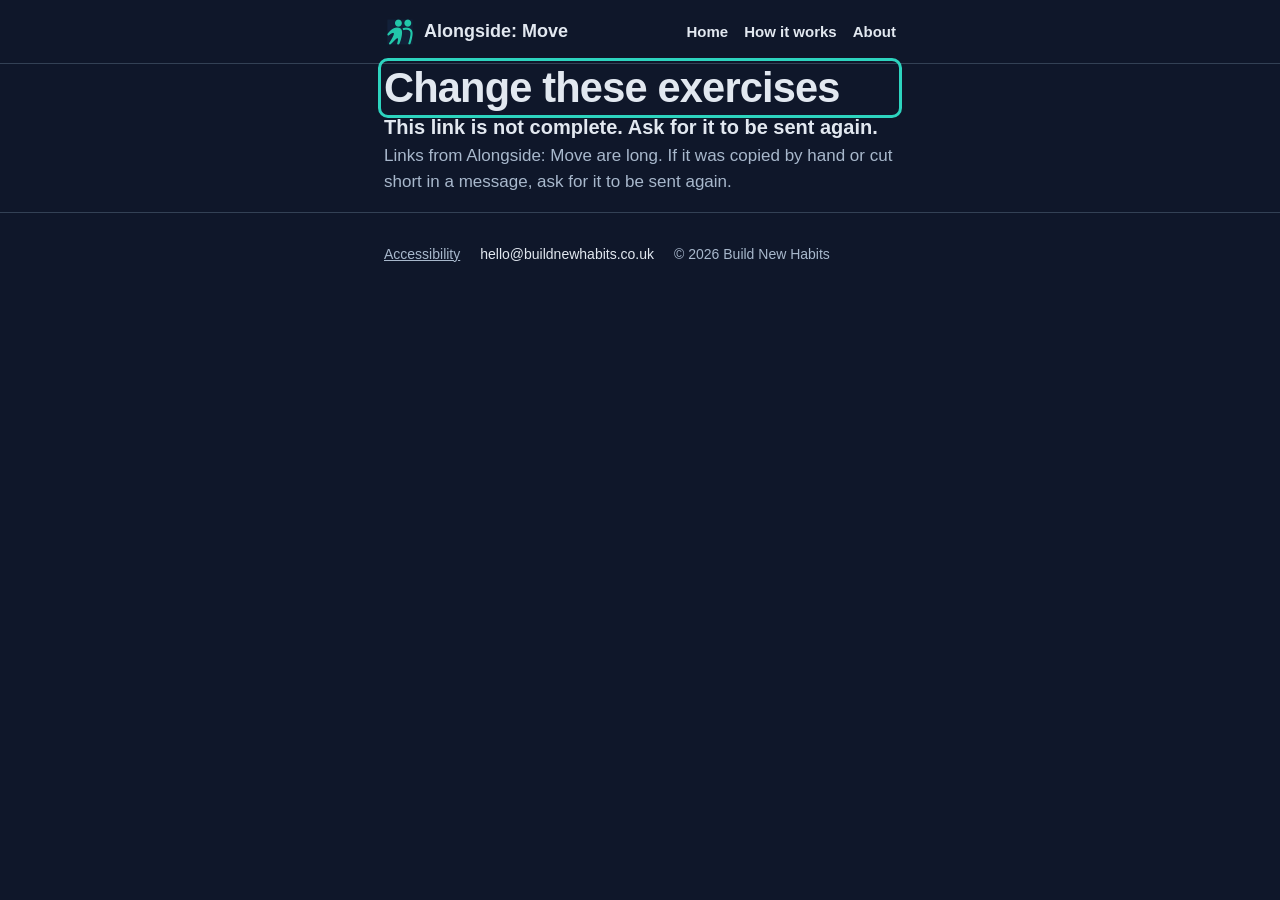
<file: edit-plan/index.html>
<!DOCTYPE html>
<!--
  edit-plan/index.html
  24 Nov 2026 v2

  v2 — P-45 THE LIVE LINK: edit-plan.js v2 (Send back can also send the
    changes straight to their phone, sealed in this browser). Loads
    live-link.js and relay-config.js, copies of the app's, byte for byte.

  v1 — P-44 THE PHYSIO LINK, Stage 1, S3 THE PAGE (Graeme, 23 Nov: the
    editing page on the website; "Go ahead"; spec in the app repository,
    docs/specs/alongside_physio-link_23nov2026_v1.md). A physio or trainer
    opens the link a person sent from Alongside: Move, changes their
    exercises, and presses Send back for a link to return. Nothing is sent
    or kept: the plan is after the # (a browser never sends it), the page
    loads nothing from anyone else, and nothing is stored. plan-link.js is
    the app's own codec, byte for byte (tools/verify-edit-plan.mjs in the
    app repository checks it, and this page).
    Not in the menu or the sitemap: reached only from a link.

  Route: /edit-plan/
-->
<html lang="en-GB">
<head>
  <meta charset="UTF-8">
  <meta name="viewport" content="width=device-width, initial-scale=1.0, viewport-fit=cover">
  <meta name="robots" content="noindex, nofollow">
  <meta name="referrer" content="no-referrer">
  <title>Change these exercises | Alongside: Move</title>
  <meta name="description" content="Change the exercises someone sent you from Alongside: Move, then send them back. Nothing you type is sent to us or kept.">
  <link rel="icon" href="../assets/logo.png">
  <link rel="stylesheet" href="../css/main.css?v=2">
  <link rel="stylesheet" href="edit-plan.css?v=1">
</head>
<body>
  <a class="skip-link" href="#main-content">Skip to main content</a>

  <div id="site-nav"></div>

  <main id="main-content">
    <div class="wrap">
      <h1 id="page-title" tabindex="-1">Change these exercises</h1>
      <div id="ep-app">
        <p class="big">Opening the list…</p>
        <noscript><p>This page needs JavaScript to read the list in the link.</p></noscript>
      </div>
    </div>
  </main>

  <div id="site-footer"></div>

  <script src="../js/site.js?v=11"></script>
  <script type="module" src="edit-plan.js?v=2"></script>
</body>
</html>
</file>
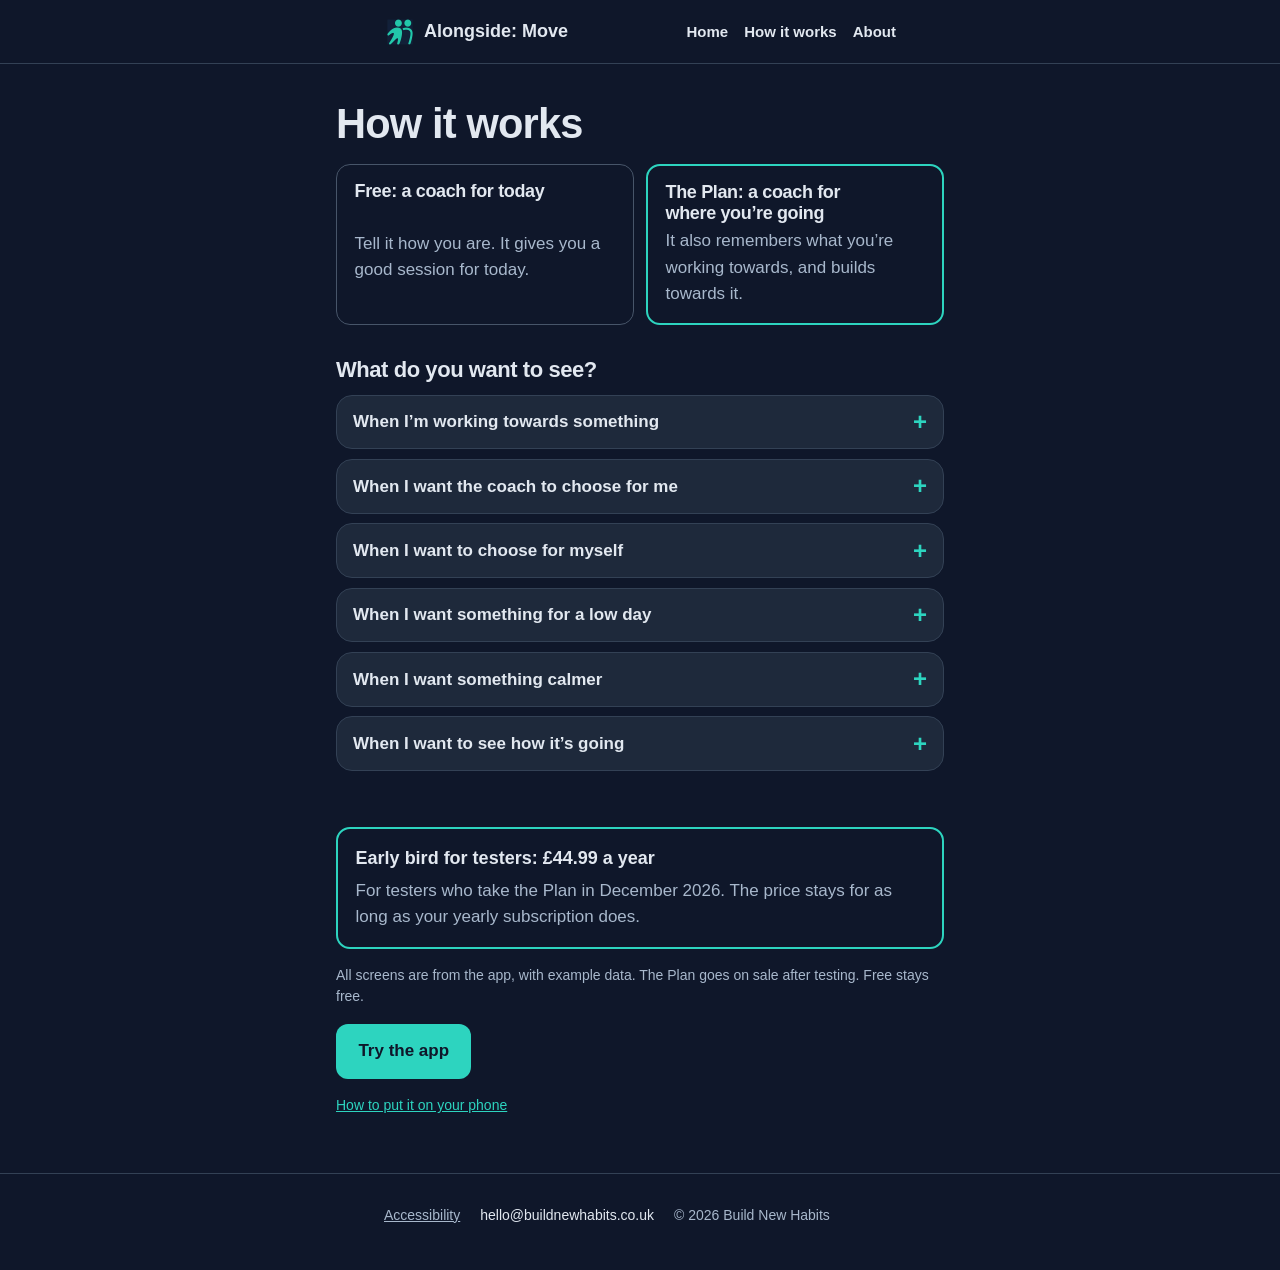
<file: how-it-works/index.html>
<!DOCTYPE html>
<!--
  how-it-works/index.html
  25 Nov 2026 v7

  v7 — 25 Nov 2026: the Free videos recorded again from alongside-v747
    (P-46): Free Home, the one-screen player, and the six ready-made sessions;
    their captions below match.

  v6 — 24 Nov 2026: P-46 S5, the player is one screen per move on both
    tiers. When I want the coach to choose for me: Swap any exercise, and
    Do an exercise later or see what's left, are Free's too.

  v5 — 24 Nov 2026: P-46 S4, Free Home is coach-led. When I want to choose
    for myself: Free has six ready-made sessions; choosing the kind of
    session is the Plan's. The Free video here still shows the old Free
    Home and is to be recorded again.

  v4 — 18 Nov 2026: the product is named Alongside: Move in full (Graeme,
    18 Nov: "that's what it is"), so a family home page can come later
    without rewording the Move pages.

  v3 — The closing button is Try the app (Graeme, 07 Nov).

  v2 — All six scenarios start closed (Graeme, 07 Nov), how-it-works.js v2.

  v1 — WEB-TRIM (master schedule row 9b). Built from the approved How it
    works mock-up v2 (Graeme, 07 Nov: "what does free give me when I want...
    What does plan give me when I want...."; the price and nothing more
    beside the videos; a tick table per scenario; the arc, "One who gives you
    a session. The other who understands the long or medium term goal and
    works towards it"; each option opens straight under itself, one at a
    time; Free and the Plan side by side with a switch, as on Home).
  Replaces Who it's for and Upgrade, which now send you here.
  Six scenarios, arc first. Each has a Free and a Plan video (real app
    screens with example data, captions at the top, no sound, steps written
    out underneath), the price on the switch, and its own tick table.
  Checked by tools/verify-website.mjs v2 in the app repository: every table
    is tools/website-claims.mjs word for word, and every claim's proof is in
    the app. Without JavaScript every scenario shows, open.
-->
<html lang="en-GB">
<head>
  <meta charset="UTF-8">
  <meta name="viewport" content="width=device-width, initial-scale=1.0, viewport-fit=cover">
  <title>How it works | Alongside: Move</title>
  <meta name="description" content="Free is a coach for today. The Plan is a coach for where you're going. See what each one does, with short videos from the app.">
  <link rel="icon" href="../assets/logo.png">
  <link rel="stylesheet" href="../css/main.css?v=2">
</head>
<body>
  <a class="skip-link" href="#main-content">Skip to main content</a>
  <div id="site-nav"></div>

  <main id="main-content">
    <div class="wrap wide top">
      <h1>How it works</h1>
      <div class="two">
        <div class="coach-type"><h2>Free: a coach for today</h2><p>Tell it how you are. It gives you a good session for today.</p></div>
        <div class="coach-type plan"><h2>The Plan: a coach for where you&rsquo;re going</h2><p>It also remembers what you&rsquo;re working towards, and builds towards it.</p></div>
      </div>
    </div>

    <div class="wrap wide pick">
      <h2 id="pick-h">What do you want to see?</h2>
      <div class="items" id="scenarios">
<div class="item" data-s="arc">
    <h3><button type="button" class="opener" id="b-arc" aria-expanded="true" aria-controls="p-arc">When I&rsquo;m working towards something</button></h3>
    <div class="panel" id="p-arc" role="region" aria-labelledby="b-arc">
      <p class="intro">This is the real difference. Free gives you a good session for today. The Plan remembers what you&rsquo;re aiming for and builds towards it, week by week, with no dates to fail.</p>
      <div class="switch" role="group" aria-label="Show the app on">
        <button type="button" data-t="free" aria-pressed="true"><span>Free</span><span class="p">&pound;0</span></button>
        <button type="button" data-t="plan" aria-pressed="false"><span>The Plan</span><span class="p">&pound;7.99 a month</span></button>
      </div>
      <p class="yearly" data-t="plan" hidden>or &pound;59.99 a year</p>
      <video controls muted playsinline preload="none" poster="../assets/video/arc_free_poster.webp"
        data-free="arc_free" data-plan="arc_plan" data-free-secs="11" data-plan-secs="32"
        aria-label="Free: a 11-second video with captions and no sound">
        <source src="../assets/video/arc_free.mp4" type="video/mp4"></video>
      <details><summary>What the video shows</summary><ol class="steps" data-t="free" ><li>Free gives you a coach for today.</li><li>Working towards something is part of the Plan.</li><li>Free: each session meets you where you are today.</li></ol><ol class="steps" data-t="plan" hidden><li>Tell the coach what you want to be able to do.</li><li>Pick up to three things that feed it.</li><li>Say how you&#x27;d know, in your own words.</li><li>No dates. Nothing to keep up with.</li><li>It sits at the top of Home, week by week.</li><li>Today&#x27;s plan is built towards it.</li><li>See when each part last came up.</li><li>Progress reads it back to you.</li><li>The Plan: a coach who knows where you&#x27;re going.</li></ol></details>
      <div class="table-wrap"><table data-claims="arc">
        <caption>What each one does</caption>
        <thead><tr><th scope="col"><span class="visually-hidden">What you get</span></th><th scope="col">Free</th><th scope="col">The Plan</th></tr></thead>
        <tbody><tr><th scope="row">Tell the coach what you want to be able to do, in your own words</th><td><span class="no" aria-hidden="true">&mdash;</span><span class="visually-hidden">Not included</span></td><td><span class="yes" aria-hidden="true">&#10003;</span><span class="visually-hidden">Included</span></td></tr><tr><th scope="row">Pick up to three things that feed it</th><td><span class="no" aria-hidden="true">&mdash;</span><span class="visually-hidden">Not included</span></td><td><span class="yes" aria-hidden="true">&#10003;</span><span class="visually-hidden">Included</span></td></tr><tr><th scope="row">Sessions are built towards it</th><td><span class="no" aria-hidden="true">&mdash;</span><span class="visually-hidden">Not included</span></td><td><span class="yes" aria-hidden="true">&#10003;</span><span class="visually-hidden">Included</span></td></tr><tr><th scope="row">See it on Home, week by week</th><td><span class="no" aria-hidden="true">&mdash;</span><span class="visually-hidden">Not included</span></td><td><span class="yes" aria-hidden="true">&#10003;</span><span class="visually-hidden">Included</span></td></tr><tr><th scope="row">Progress reads it back to you</th><td><span class="no" aria-hidden="true">&mdash;</span><span class="visually-hidden">Not included</span></td><td><span class="yes" aria-hidden="true">&#10003;</span><span class="visually-hidden">Included</span></td></tr><tr><th scope="row">No dates or targets. Change it or stop it any time</th><td><span class="no" aria-hidden="true">&mdash;</span><span class="visually-hidden">Not included</span></td><td><span class="yes" aria-hidden="true">&#10003;</span><span class="visually-hidden">Included</span></td></tr><tr><th scope="row">Each session meets you where you are today</th><td><span class="yes" aria-hidden="true">&#10003;</span><span class="visually-hidden">Included</span></td><td><span class="yes" aria-hidden="true">&#10003;</span><span class="visually-hidden">Included</span></td></tr></tbody></table></div>
    </div>
  </div>
<div class="item" data-s="coach">
    <h3><button type="button" class="opener" id="b-coach" aria-expanded="true" aria-controls="p-coach">When I want the coach to choose for me</button></h3>
    <div class="panel" id="p-coach" role="region" aria-labelledby="b-coach">
      <p class="intro">Both tiers ask the same three quick questions and give you a real session. The Plan shows its working and lets you change it.</p>
      <div class="switch" role="group" aria-label="Show the app on">
        <button type="button" data-t="free" aria-pressed="true"><span>Free</span><span class="p">&pound;0</span></button>
        <button type="button" data-t="plan" aria-pressed="false"><span>The Plan</span><span class="p">&pound;7.99 a month</span></button>
      </div>
      <p class="yearly" data-t="plan" hidden>or &pound;59.99 a year</p>
      <video controls muted playsinline preload="none" poster="../assets/video/coach_free_poster.webp"
        data-free="coach_free" data-plan="coach_plan" data-free-secs="18" data-plan-secs="18"
        aria-label="Free: a 18-second video with captions and no sound">
        <source src="../assets/video/coach_free.mp4" type="video/mp4"></video>
      <details><summary>What the video shows</summary><ol class="steps" data-t="free" ><li>Tell the coach how your energy is.</li><li>Then your mood, and anything sore.</li><li>Low energy? A shorter, gentler session.</li><li>One screen per move.</li><li>Free: one session, shaped to today.</li></ol><ol class="steps" data-t="plan" hidden><li>The same three quick questions.</li><li>It shows what it changed, and why.</li><li>Swap any exercise you don&#x27;t fancy.</li><li>Do one later, or see what&#x27;s left.</li><li>The Plan: today&#x27;s session, your way.</li></ol></details>
      <div class="table-wrap"><table data-claims="coach">
        <caption>What each one does</caption>
        <thead><tr><th scope="col"><span class="visually-hidden">What you get</span></th><th scope="col">Free</th><th scope="col">The Plan</th></tr></thead>
        <tbody><tr><th scope="row">Three quick questions: energy, mood, and anything sore</th><td><span class="yes" aria-hidden="true">&#10003;</span><span class="visually-hidden">Included</span></td><td><span class="yes" aria-hidden="true">&#10003;</span><span class="visually-hidden">Included</span></td></tr><tr><th scope="row">A session shaped to your answers</th><td><span class="yes" aria-hidden="true">&#10003;</span><span class="visually-hidden">Included</span></td><td><span class="yes" aria-hidden="true">&#10003;</span><span class="visually-hidden">Included</span></td></tr><tr><th scope="row">Every exercise says why it helps, and how to do it</th><td><span class="yes" aria-hidden="true">&#10003;</span><span class="visually-hidden">Included</span></td><td><span class="yes" aria-hidden="true">&#10003;</span><span class="visually-hidden">Included</span></td></tr><tr><th scope="row">A list of what the coach adjusted, and Change my check-in</th><td><span class="no" aria-hidden="true">&mdash;</span><span class="visually-hidden">Not included</span></td><td><span class="yes" aria-hidden="true">&#10003;</span><span class="visually-hidden">Included</span></td></tr><tr><th scope="row">Swap any exercise</th><td><span class="yes" aria-hidden="true">&#10003;</span><span class="visually-hidden">Included</span></td><td><span class="yes" aria-hidden="true">&#10003;</span><span class="visually-hidden">Included</span></td></tr><tr><th scope="row">Do an exercise later, or see what&rsquo;s left</th><td><span class="yes" aria-hidden="true">&#10003;</span><span class="visually-hidden">Included</span></td><td><span class="yes" aria-hidden="true">&#10003;</span><span class="visually-hidden">Included</span></td></tr></tbody></table></div>
    </div>
  </div>
<div class="item" data-s="know">
    <h3><button type="button" class="opener" id="b-know" aria-expanded="true" aria-controls="p-know">When I want to choose for myself</button></h3>
    <div class="panel" id="p-know" role="region" aria-labelledby="b-know">
      <p class="intro">Free has six ready-made sessions. The Plan starts from why you came, and lets you build, save and repeat your own.</p>
      <div class="switch" role="group" aria-label="Show the app on">
        <button type="button" data-t="free" aria-pressed="true"><span>Free</span><span class="p">&pound;0</span></button>
        <button type="button" data-t="plan" aria-pressed="false"><span>The Plan</span><span class="p">&pound;7.99 a month</span></button>
      </div>
      <p class="yearly" data-t="plan" hidden>or &pound;59.99 a year</p>
      <video controls muted playsinline preload="none" poster="../assets/video/know_free_poster.webp"
        data-free="know_free" data-plan="know_plan" data-free-secs="18" data-plan-secs="22"
        aria-label="Free: a 18-second video with captions and no sound">
        <source src="../assets/video/know_free.mp4" type="video/mp4"></video>
      <details><summary>What the video shows</summary><ol class="steps" data-t="free" ><li>Ready-made sessions, from Home.</li><li>Six sessions, or a run.</li><li>Pick one, and start.</li><li>Choosing the kind is part of the Plan.</li><li>Free: six ready-made sessions, or a run.</li></ol><ol class="steps" data-t="plan" hidden><li>Start with where you are.</li><li>Then which part of you.</li><li>Five ways to build it, including trends.</li><li>Build your own, part by part.</li><li>Ask the coach to help fill a part.</li><li>The Plan: build it, save it, start it again.</li></ol></details>
      <div class="table-wrap"><table data-claims="know">
        <caption>What each one does</caption>
        <thead><tr><th scope="col"><span class="visually-hidden">What you get</span></th><th scope="col">Free</th><th scope="col">The Plan</th></tr></thead>
        <tbody><tr><th scope="row">Six ready-made sessions, each with a warm-up and a stretch</th><td><span class="yes" aria-hidden="true">&#10003;</span><span class="visually-hidden">Included</span></td><td><span class="yes" aria-hidden="true">&#10003;</span><span class="visually-hidden">Included</span></td></tr><tr><th scope="row">Choose the kind of session, home or gym, and how long</th><td><span class="no" aria-hidden="true">&mdash;</span><span class="visually-hidden">Not included</span></td><td><span class="yes" aria-hidden="true">&#10003;</span><span class="visually-hidden">Included</span></td></tr><tr><th scope="row">Start from your purpose: get stronger, keep moving, stretch, or move to feel better</th><td><span class="no" aria-hidden="true">&mdash;</span><span class="visually-hidden">Not included</span></td><td><span class="yes" aria-hidden="true">&#10003;</span><span class="visually-hidden">Included</span></td></tr><tr><th scope="row">Build your own session, part by part, with the coach&rsquo;s help</th><td><span class="no" aria-hidden="true">&mdash;</span><span class="visually-hidden">Not included</span></td><td><span class="yes" aria-hidden="true">&#10003;</span><span class="visually-hidden">Included</span></td></tr><tr><th scope="row">Follow a fitness trend: Zone 2, HILIT, hybrid training, reformer-style Pilates, 10-minute snacks</th><td><span class="no" aria-hidden="true">&mdash;</span><span class="visually-hidden">Not included</span></td><td><span class="yes" aria-hidden="true">&#10003;</span><span class="visually-hidden">Included</span></td></tr><tr><th scope="row">Save sessions to start again</th><td><span class="no" aria-hidden="true">&mdash;</span><span class="visually-hidden">Not included</span></td><td><span class="yes" aria-hidden="true">&#10003;</span><span class="visually-hidden">Included</span></td></tr><tr><th scope="row">Log what you did</th><td><span class="yes" aria-hidden="true">&#10003;</span><span class="visually-hidden">Included</span></td><td><span class="yes" aria-hidden="true">&#10003;</span><span class="visually-hidden">Included</span></td></tr><tr><th scope="row">Make it up as you go, logging each set</th><td><span class="no" aria-hidden="true">&mdash;</span><span class="visually-hidden">Not included</span></td><td><span class="yes" aria-hidden="true">&#10003;</span><span class="visually-hidden">Included</span></td></tr></tbody></table></div>
    </div>
  </div>
<div class="item" data-s="low">
    <h3><button type="button" class="opener" id="b-low" aria-expanded="true" aria-controls="p-low">When I want something for a low day</button></h3>
    <div class="panel" id="p-low" role="region" aria-labelledby="b-low">
      <p class="intro">Both tiers notice a low day and go gentler. The Plan has sessions made for low days.</p>
      <div class="switch" role="group" aria-label="Show the app on">
        <button type="button" data-t="free" aria-pressed="true"><span>Free</span><span class="p">&pound;0</span></button>
        <button type="button" data-t="plan" aria-pressed="false"><span>The Plan</span><span class="p">&pound;7.99 a month</span></button>
      </div>
      <p class="yearly" data-t="plan" hidden>or &pound;59.99 a year</p>
      <video controls muted playsinline preload="none" poster="../assets/video/low_free_poster.webp"
        data-free="low_free" data-plan="low_plan" data-free-secs="11" data-plan-secs="11"
        aria-label="Free: a 11-second video with captions and no sound">
        <source src="../assets/video/low_free.mp4" type="video/mp4"></video>
      <details><summary>What the video shows</summary><ol class="steps" data-t="free" ><li>Running on empty? Say so.</li><li>A shorter session, or something gentler.</li><li>Free: gentler on low days.</li></ol><ol class="steps" data-t="plan" hidden><li>Running on empty? Say so.</li><li>Very gentle, short, and no countdown timers.</li><li>The Plan: a session made for a low day.</li></ol></details>
      <div class="table-wrap"><table data-claims="low">
        <caption>What each one does</caption>
        <thead><tr><th scope="col"><span class="visually-hidden">What you get</span></th><th scope="col">Free</th><th scope="col">The Plan</th></tr></thead>
        <tbody><tr><th scope="row">Notices when your energy or mood is low</th><td><span class="yes" aria-hidden="true">&#10003;</span><span class="visually-hidden">Included</span></td><td><span class="yes" aria-hidden="true">&#10003;</span><span class="visually-hidden">Included</span></td></tr><tr><th scope="row">A shorter, gentler session</th><td><span class="yes" aria-hidden="true">&#10003;</span><span class="visually-hidden">Included</span></td><td><span class="yes" aria-hidden="true">&#10003;</span><span class="visually-hidden">Included</span></td></tr><tr><th scope="row">Something gentler, or Wellbeing, one tap away</th><td><span class="yes" aria-hidden="true">&#10003;</span><span class="visually-hidden">Included</span></td><td><span class="yes" aria-hidden="true">&#10003;</span><span class="visually-hidden">Included</span></td></tr><tr><th scope="row">Sessions made for low days, with no countdown timers</th><td><span class="no" aria-hidden="true">&mdash;</span><span class="visually-hidden">Not included</span></td><td><span class="yes" aria-hidden="true">&#10003;</span><span class="visually-hidden">Included</span></td></tr><tr><th scope="row">A gentler start after time away</th><td><span class="yes" aria-hidden="true">&#10003;</span><span class="visually-hidden">Included</span></td><td><span class="yes" aria-hidden="true">&#10003;</span><span class="visually-hidden">Included</span></td></tr><tr><th scope="row">Carry on a session you left part-way</th><td><span class="no" aria-hidden="true">&mdash;</span><span class="visually-hidden">Not included</span></td><td><span class="yes" aria-hidden="true">&#10003;</span><span class="visually-hidden">Included</span></td></tr></tbody></table></div>
    </div>
  </div>
<div class="item" data-s="calm">
    <h3><button type="button" class="opener" id="b-calm" aria-expanded="true" aria-controls="p-calm">When I want something calmer</button></h3>
    <div class="panel" id="p-calm" role="region" aria-labelledby="b-calm">
      <p class="intro">Wellbeing is the same on both tiers, always. The Plan adds movement for how you feel.</p>
      <div class="switch" role="group" aria-label="Show the app on">
        <button type="button" data-t="free" aria-pressed="true"><span>Free</span><span class="p">&pound;0</span></button>
        <button type="button" data-t="plan" aria-pressed="false"><span>The Plan</span><span class="p">&pound;7.99 a month</span></button>
      </div>
      <p class="yearly" data-t="plan" hidden>or &pound;59.99 a year</p>
      <video controls muted playsinline preload="none" poster="../assets/video/calm_free_poster.webp"
        data-free="calm_free" data-plan="calm_plan" data-free-secs="8" data-plan-secs="14"
        aria-label="Free: a 8-second video with captions and no sound">
        <source src="../assets/video/calm_free.mp4" type="video/mp4"></video>
      <details><summary>What the video shows</summary><ol class="steps" data-t="free" ><li>Breathing, mindful awareness and the journal.</li><li>Free: all of Wellbeing, always.</li></ol><ol class="steps" data-t="plan" hidden><li>Move to feel better: how are you feeling?</li><li>Tai chi, qigong, yoga and gentle movement.</li><li>And all of Wellbeing, the same as Free.</li><li>The Plan: movement for your mood.</li></ol></details>
      <div class="table-wrap"><table data-claims="calm">
        <caption>What each one does</caption>
        <thead><tr><th scope="col"><span class="visually-hidden">What you get</span></th><th scope="col">Free</th><th scope="col">The Plan</th></tr></thead>
        <tbody><tr><th scope="row">Breathing, mindful awareness, the journal, and In Step</th><td><span class="yes" aria-hidden="true">&#10003;</span><span class="visually-hidden">Included</span></td><td><span class="yes" aria-hidden="true">&#10003;</span><span class="visually-hidden">Included</span></td></tr><tr><th scope="row">Help numbers, if you need them</th><td><span class="yes" aria-hidden="true">&#10003;</span><span class="visually-hidden">Included</span></td><td><span class="yes" aria-hidden="true">&#10003;</span><span class="visually-hidden">Included</span></td></tr><tr><th scope="row">Move to feel better: grounded, calmer, worn out, wake up, ready for sleep</th><td><span class="no" aria-hidden="true">&mdash;</span><span class="visually-hidden">Not included</span></td><td><span class="yes" aria-hidden="true">&#10003;</span><span class="visually-hidden">Included</span></td></tr><tr><th scope="row">Tai chi, qigong, calming yoga and gentle movement</th><td><span class="no" aria-hidden="true">&mdash;</span><span class="visually-hidden">Not included</span></td><td><span class="yes" aria-hidden="true">&#10003;</span><span class="visually-hidden">Included</span></td></tr></tbody></table></div>
    </div>
  </div>
<div class="item" data-s="progress">
    <h3><button type="button" class="opener" id="b-progress" aria-expanded="true" aria-controls="p-progress">When I want to see how it&rsquo;s going</button></h3>
    <div class="panel" id="p-progress" role="region" aria-labelledby="b-progress">
      <p class="intro">Free shows what you&rsquo;ve done. The Plan shows what&rsquo;s working for you.</p>
      <div class="switch" role="group" aria-label="Show the app on">
        <button type="button" data-t="free" aria-pressed="true"><span>Free</span><span class="p">&pound;0</span></button>
        <button type="button" data-t="plan" aria-pressed="false"><span>The Plan</span><span class="p">&pound;7.99 a month</span></button>
      </div>
      <p class="yearly" data-t="plan" hidden>or &pound;59.99 a year</p>
      <video controls muted playsinline preload="none" poster="../assets/video/progress_free_poster.webp"
        data-free="progress_free" data-plan="progress_plan" data-free-secs="8" data-plan-secs="14"
        aria-label="Free: a 8-second video with captions and no sound">
        <source src="../assets/video/progress_free.mp4" type="video/mp4"></video>
      <details><summary>What the video shows</summary><ol class="steps" data-t="free" ><li>Your last 7, 14 or 30 days.</li><li>Free: see what you&#x27;ve done.</li></ol><ol class="steps" data-t="plan" hidden><li>Up to 90 days.</li><li>How you felt before and after moving.</li><li>And your arc, read back to you.</li><li>The Plan: see what&#x27;s working for you.</li></ol></details>
      <div class="table-wrap"><table data-claims="progress">
        <caption>What each one does</caption>
        <thead><tr><th scope="col"><span class="visually-hidden">What you get</span></th><th scope="col">Free</th><th scope="col">The Plan</th></tr></thead>
        <tbody><tr><th scope="row">Today, and the last 7, 14 or 30 days</th><td><span class="yes" aria-hidden="true">&#10003;</span><span class="visually-hidden">Included</span></td><td><span class="yes" aria-hidden="true">&#10003;</span><span class="visually-hidden">Included</span></td></tr><tr><th scope="row">Share your progress as a picture, certificate, report or text</th><td><span class="yes" aria-hidden="true">&#10003;</span><span class="visually-hidden">Included</span></td><td><span class="yes" aria-hidden="true">&#10003;</span><span class="visually-hidden">Included</span></td></tr><tr><th scope="row">Up to 90 days</th><td><span class="no" aria-hidden="true">&mdash;</span><span class="visually-hidden">Not included</span></td><td><span class="yes" aria-hidden="true">&#10003;</span><span class="visually-hidden">Included</span></td></tr><tr><th scope="row">How you felt before and after moving, and what seems to help</th><td><span class="no" aria-hidden="true">&mdash;</span><span class="visually-hidden">Not included</span></td><td><span class="yes" aria-hidden="true">&#10003;</span><span class="visually-hidden">Included</span></td></tr><tr><th scope="row">Your arc, read back to you</th><td><span class="no" aria-hidden="true">&mdash;</span><span class="visually-hidden">Not included</span></td><td><span class="yes" aria-hidden="true">&#10003;</span><span class="visually-hidden">Included</span></td></tr><tr><th scope="row">The weights you&rsquo;ve lifted</th><td><span class="no" aria-hidden="true">&mdash;</span><span class="visually-hidden">Not included</span></td><td><span class="yes" aria-hidden="true">&#10003;</span><span class="visually-hidden">Included</span></td></tr></tbody></table></div>
    </div>
  </div>
      </div>
    </div>

    <div class="wrap wide end">
      <div class="early">
        <strong>Early bird for testers: &pound;44.99 a year</strong>
        <p>For testers who take the Plan in December 2026. The price stays for as long as your yearly subscription does.</p>
      </div>
      <p class="small">All screens are from the app, with example data. The Plan goes on sale after testing. Free stays free.</p>
      <a class="cta" href="https://app.buildnewhabits.co.uk/">Try the app</a>
      <p class="small"><a href="../#install">How to put it on your phone</a></p>
    </div>
  </main>

  <div id="site-footer"></div>
  <script src="../js/site.js?v=11"></script>
  <script src="../js/how-it-works.js?v=2"></script>
</body>
</html>
</file>
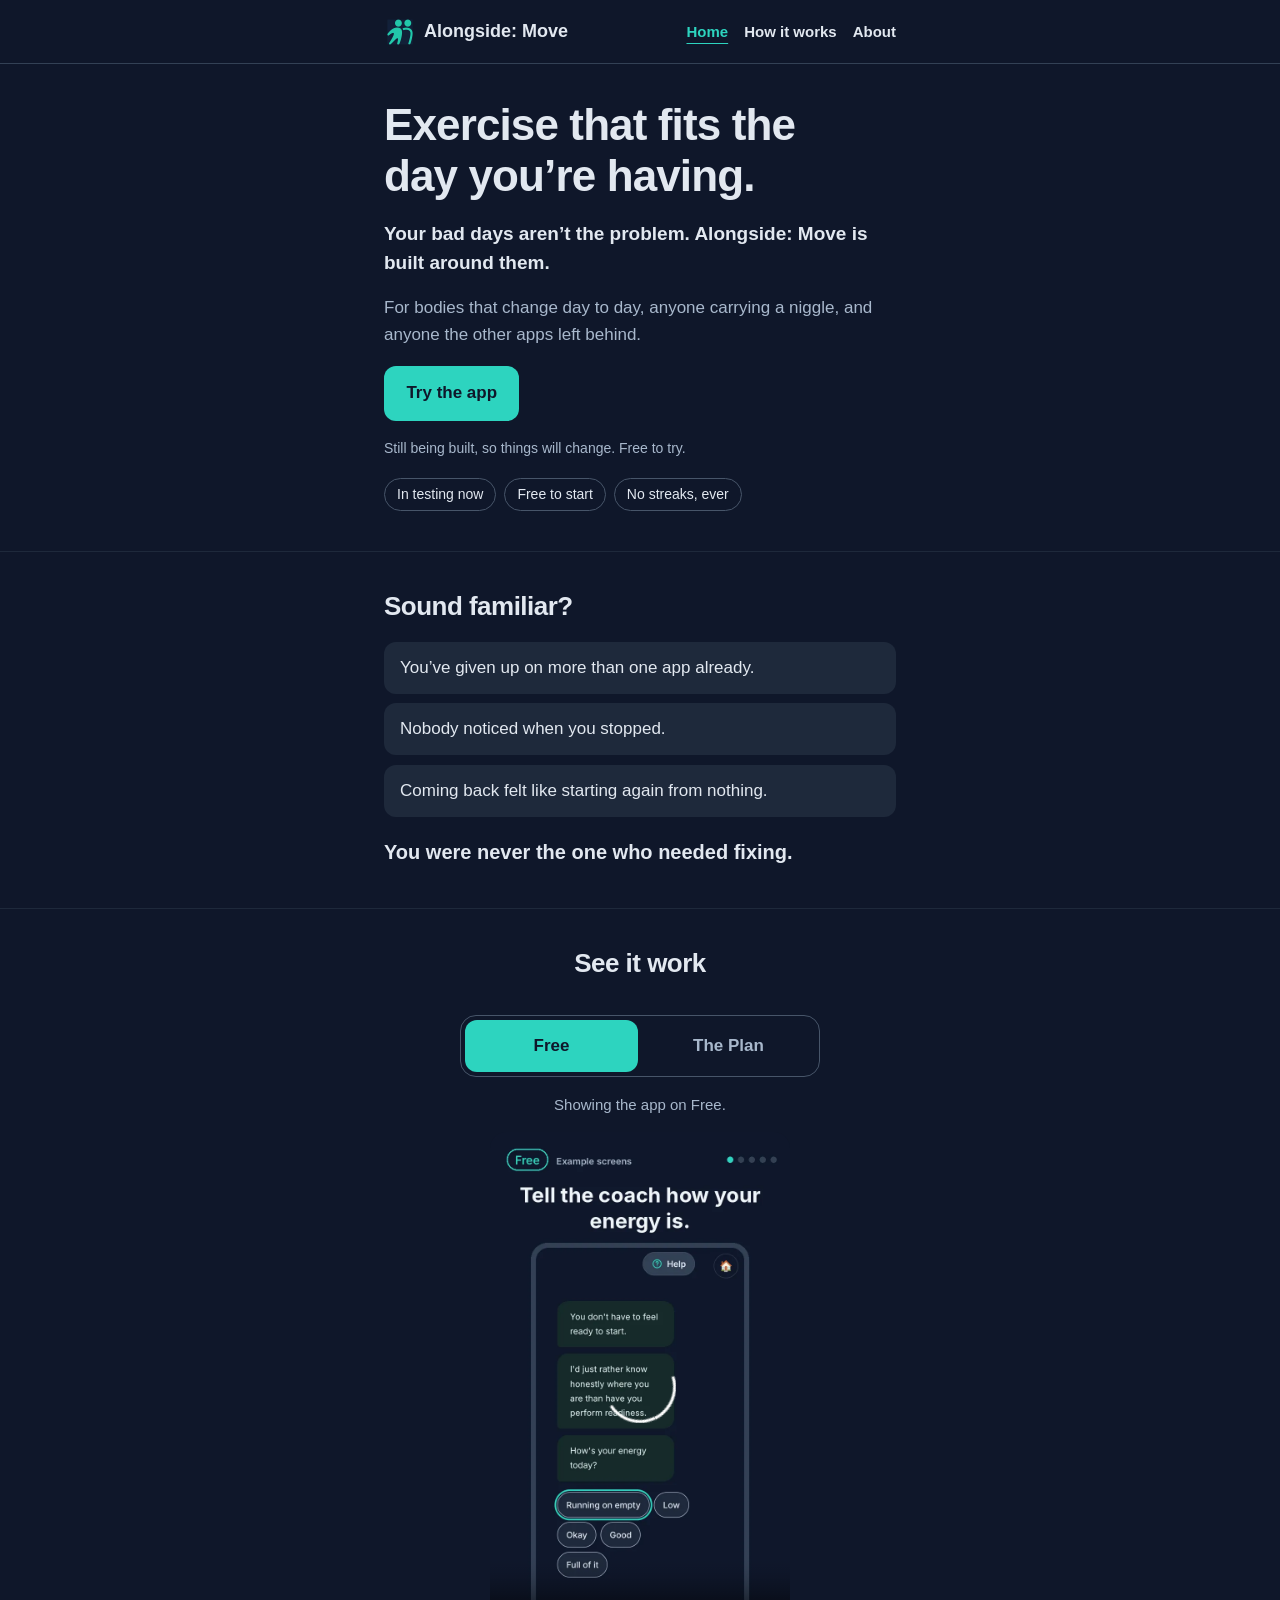
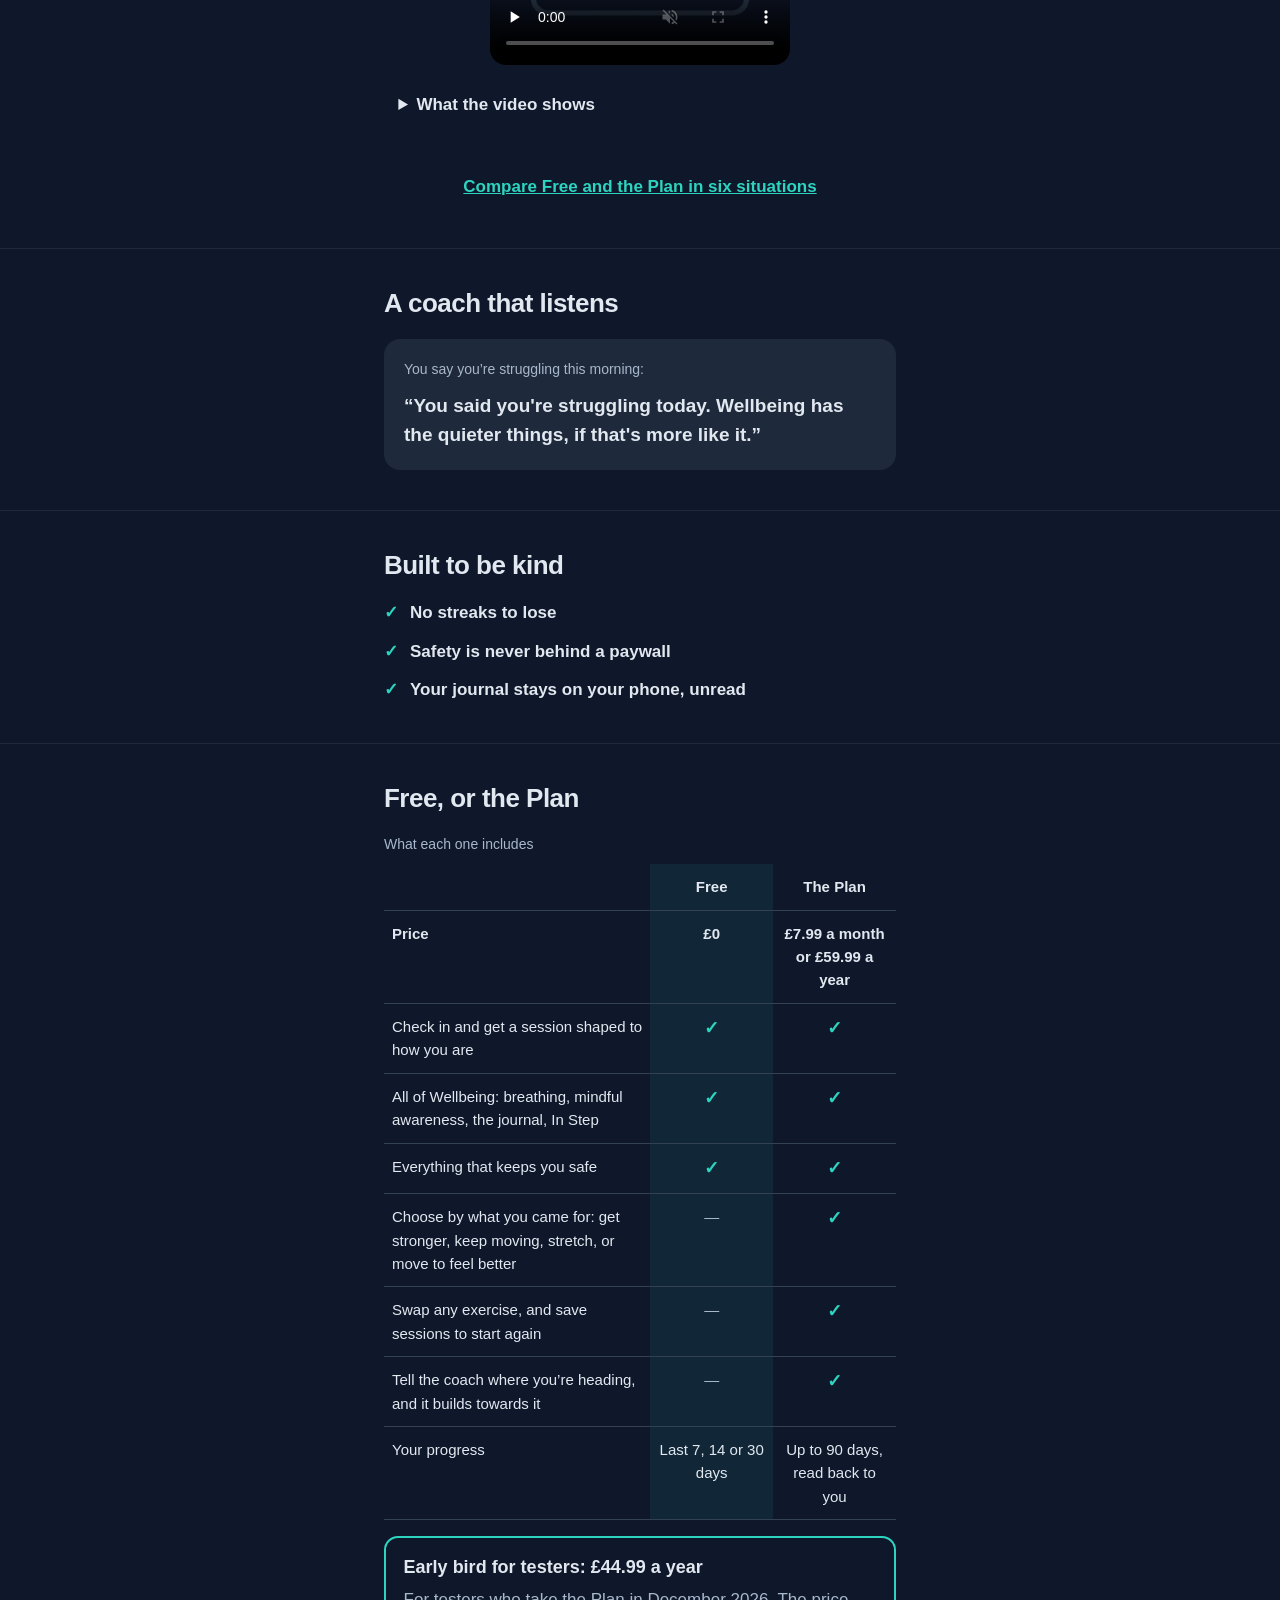
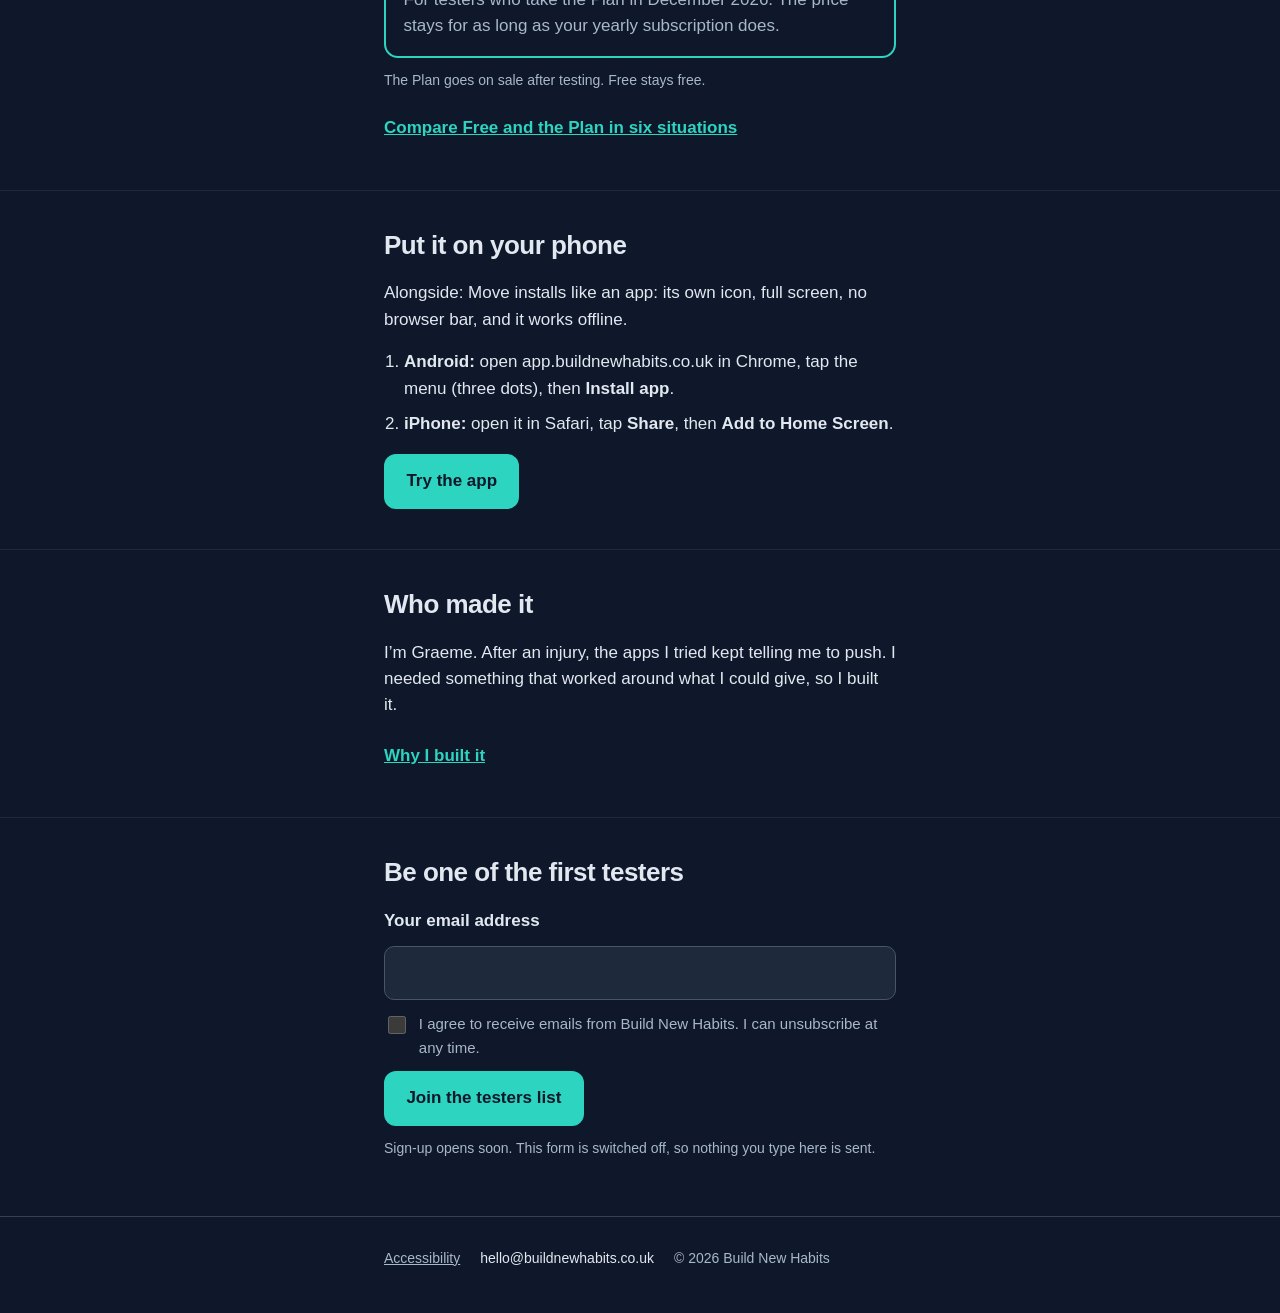
<file: impact/index.html>
<!DOCTYPE html>
<!--
  impact/index.html
  18 Nov 2026 v2 (retired page)

  v2 — 18 Nov 2026: title says Alongside: Move in full.

  WEB-TRIM (master schedule row 9b). Impact is no longer a page of its own;
  this sends anyone with an old link to Home. The old page is archived in
  BNH-Files (Archive/website_web-trim_07nov2026/live-before-48cf877/impact/). Giving back waits until Graeme has something to say (07 Nov).
-->
<html lang="en-GB">
<head>
  <meta charset="UTF-8">
  <meta name="viewport" content="width=device-width, initial-scale=1.0, viewport-fit=cover">
  <meta name="robots" content="noindex">
  <meta http-equiv="refresh" content="0; url=../">
  <link rel="canonical" href="https://buildnewhabits.co.uk/">
  <title>Moved | Alongside: Move</title>
  <link rel="stylesheet" href="../css/main.css?v=1">
</head>
<body>
  <main id="main-content" class="wrap moved">
    <h1>This page has moved</h1>
    <p><a href="../">Go to Home</a></p>
  </main>
</body>
</html>
</file>
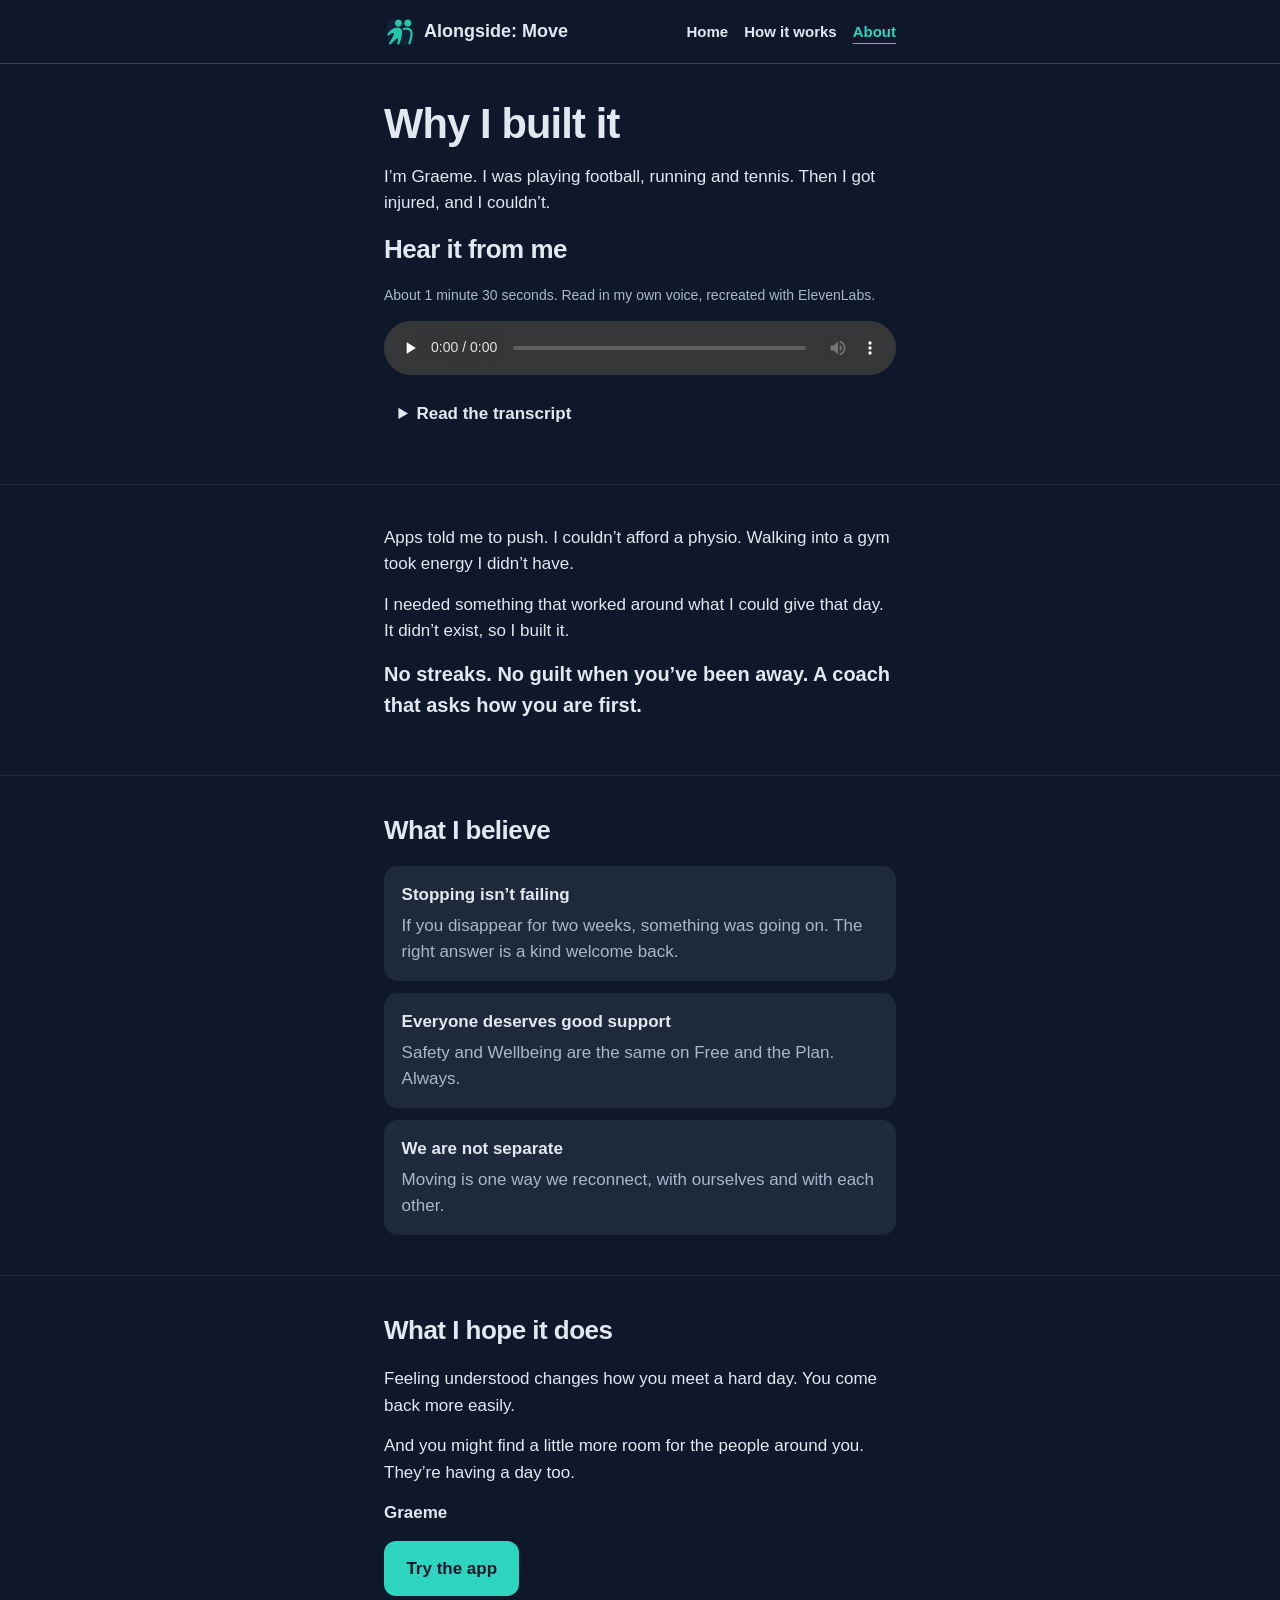
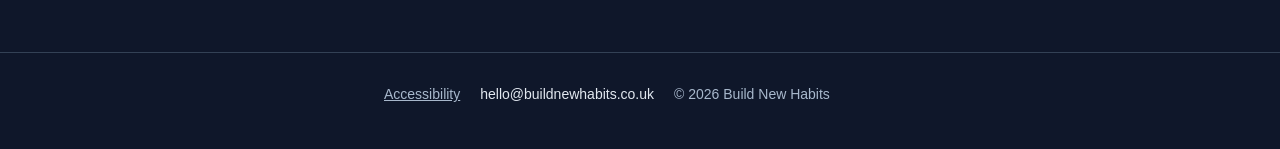
<file: philosophy/index.html>
<!DOCTYPE html>
<!--
  philosophy/index.html
  18 Nov 2026 v2 (retired page)

  v2 — 18 Nov 2026: title says Alongside: Move in full.

  WEB-TRIM (master schedule row 9b). Philosophy is no longer a page of its own;
  this sends anyone with an old link to About. The old page is archived in
  BNH-Files (Archive/website_web-trim_07nov2026/live-before-48cf877/philosophy/).
-->
<html lang="en-GB">
<head>
  <meta charset="UTF-8">
  <meta name="viewport" content="width=device-width, initial-scale=1.0, viewport-fit=cover">
  <meta name="robots" content="noindex">
  <meta http-equiv="refresh" content="0; url=../about/">
  <link rel="canonical" href="https://buildnewhabits.co.uk/about/">
  <title>Moved | Alongside: Move</title>
  <link rel="stylesheet" href="../css/main.css?v=1">
</head>
<body>
  <main id="main-content" class="wrap moved">
    <h1>This page has moved</h1>
    <p><a href="../about/">Go to About</a></p>
  </main>
</body>
</html>
</file>
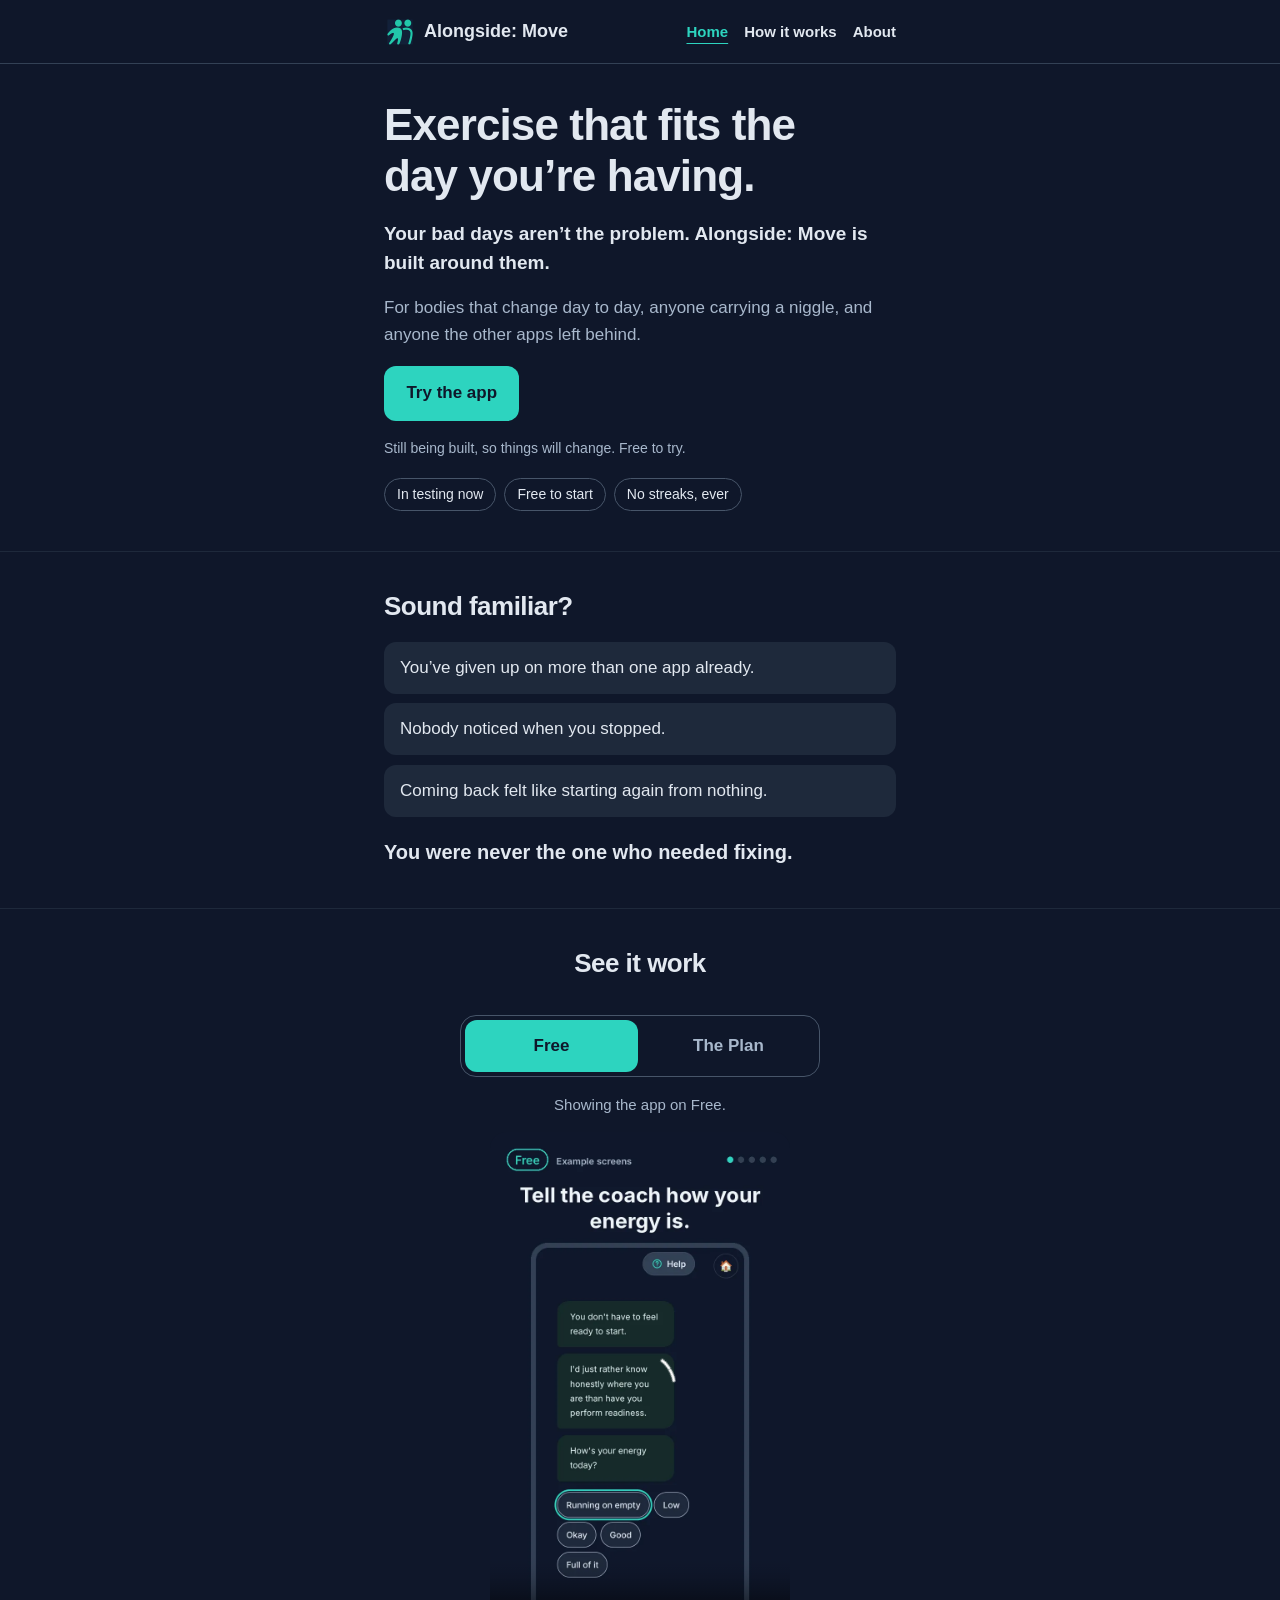
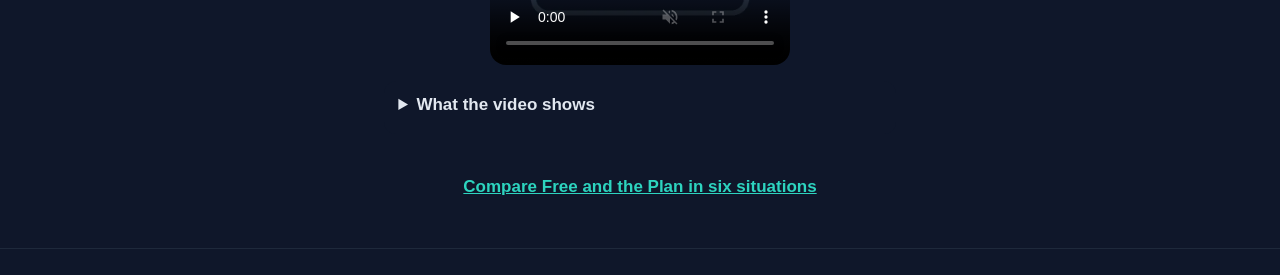
<file: products/index.html>
<!DOCTYPE html>
<!--
  products/index.html
  18 Nov 2026 v2 (retired page)

  v2 — 18 Nov 2026: title says Alongside: Move in full.

  WEB-TRIM (master schedule row 9b). Products is no longer a page of its own;
  this sends anyone with an old link to Home. The old page is archived in
  BNH-Files (Archive/website_web-trim_07nov2026/live-before-48cf877/products/).
-->
<html lang="en-GB">
<head>
  <meta charset="UTF-8">
  <meta name="viewport" content="width=device-width, initial-scale=1.0, viewport-fit=cover">
  <meta name="robots" content="noindex">
  <meta http-equiv="refresh" content="0; url=../">
  <link rel="canonical" href="https://buildnewhabits.co.uk/">
  <title>Moved | Alongside: Move</title>
  <link rel="stylesheet" href="../css/main.css?v=1">
</head>
<body>
  <main id="main-content" class="wrap moved">
    <h1>This page has moved</h1>
    <p><a href="../">Go to Home</a></p>
  </main>
</body>
</html>
</file>
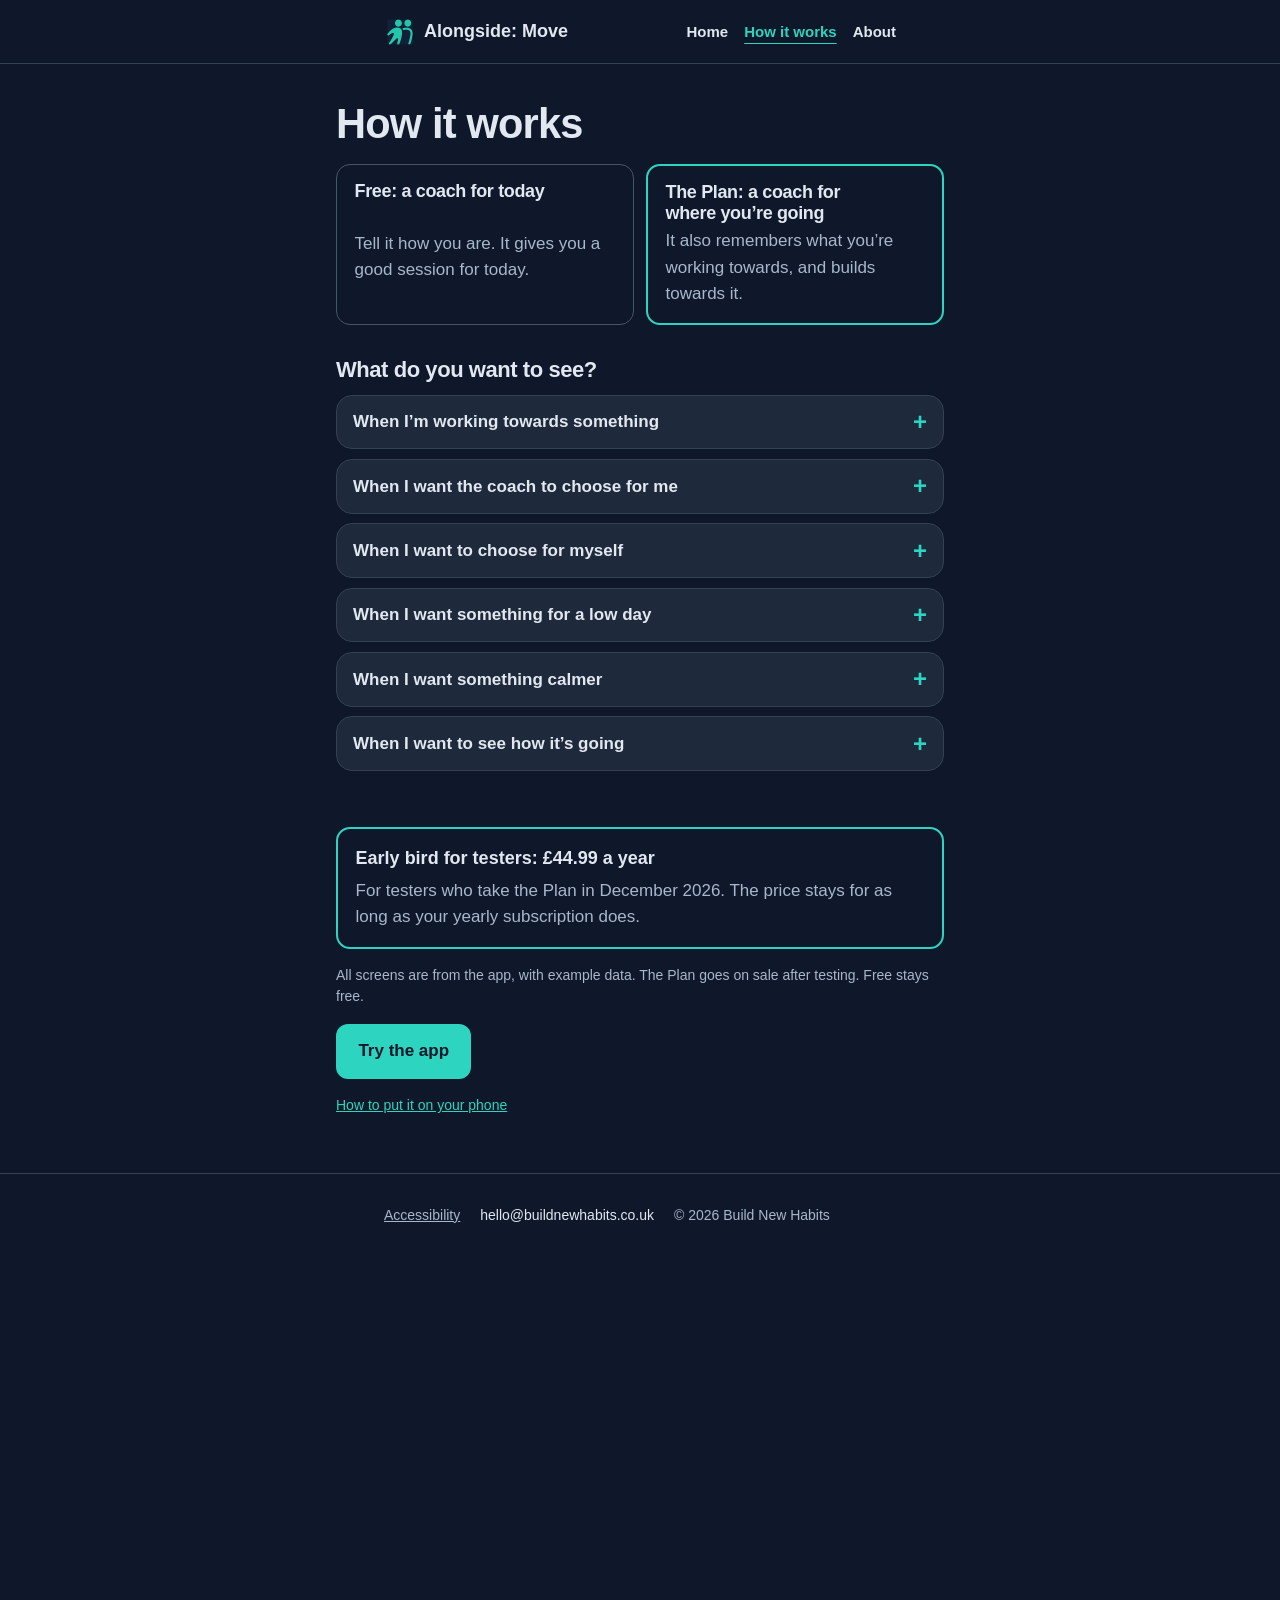
<file: upgrade/index.html>
<!DOCTYPE html>
<!--
  upgrade/index.html
  18 Nov 2026 v2 (retired page)

  v2 — 18 Nov 2026: title says Alongside: Move in full.

  WEB-TRIM (master schedule row 9b). Upgrade is no longer a page of its own;
  this sends anyone with an old link to How it works. The old page is archived in
  BNH-Files (Archive/website_web-trim_07nov2026/live-before-48cf877/upgrade/).
-->
<html lang="en-GB">
<head>
  <meta charset="UTF-8">
  <meta name="viewport" content="width=device-width, initial-scale=1.0, viewport-fit=cover">
  <meta name="robots" content="noindex">
  <meta http-equiv="refresh" content="0; url=../how-it-works/">
  <link rel="canonical" href="https://buildnewhabits.co.uk/how-it-works/">
  <title>Moved | Alongside: Move</title>
  <link rel="stylesheet" href="../css/main.css?v=1">
</head>
<body>
  <main id="main-content" class="wrap moved">
    <h1>This page has moved</h1>
    <p><a href="../how-it-works/">Go to How it works</a></p>
  </main>
</body>
</html>
</file>
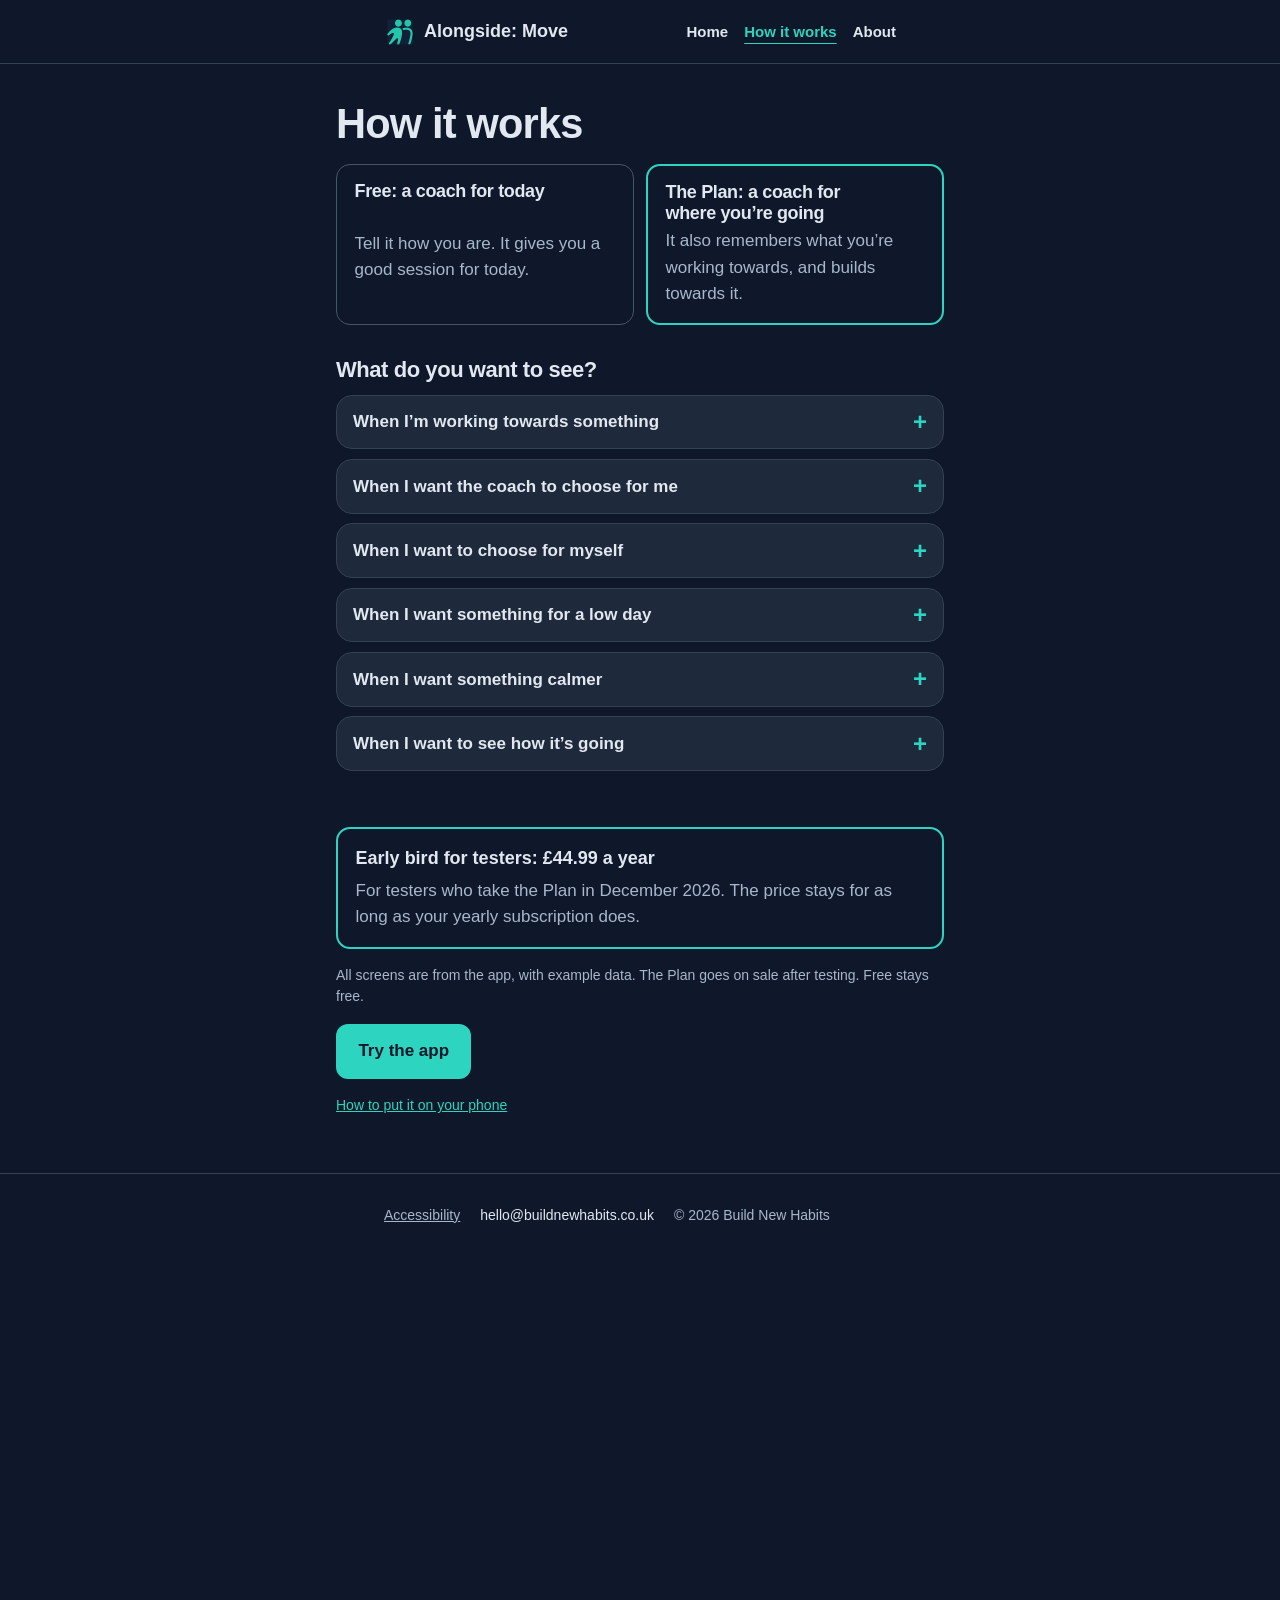
<file: who-its-for/index.html>
<!DOCTYPE html>
<!--
  who-its-for/index.html
  18 Nov 2026 v2 (retired page)

  v2 — 18 Nov 2026: title says Alongside: Move in full.

  WEB-TRIM (master schedule row 9b). Who it&rsquo;s for is no longer a page of its own;
  this sends anyone with an old link to How it works. The old page is archived in
  BNH-Files (Archive/website_web-trim_07nov2026/live-before-48cf877/who-its-for/).
-->
<html lang="en-GB">
<head>
  <meta charset="UTF-8">
  <meta name="viewport" content="width=device-width, initial-scale=1.0, viewport-fit=cover">
  <meta name="robots" content="noindex">
  <meta http-equiv="refresh" content="0; url=../how-it-works/">
  <link rel="canonical" href="https://buildnewhabits.co.uk/how-it-works/">
  <title>Moved | Alongside: Move</title>
  <link rel="stylesheet" href="../css/main.css?v=1">
</head>
<body>
  <main id="main-content" class="wrap moved">
    <h1>This page has moved</h1>
    <p><a href="../how-it-works/">Go to How it works</a></p>
  </main>
</body>
</html>
</file>
<file: css/main.css>
/* css/main.css
 * 23 Nov 2026 v4
 *
 * v4 — the email address may wrap anywhere: at 200% text on a 320px
 *   phone it ran off the side on every page (found by the edit-plan check).
 * v3 — .listen block for the founder audio on About (player, transcript).
 * v2 — .steps-list for Home's "Put it on your phone".
 *
 * WEB-TRIM (master schedule row 9b). One stylesheet for the whole site,
 * from the approved mock-ups (Home v3, How it works v2, About v1, 07 Nov).
 * Replaces site.css (archived in BNH-Files). Dark, one column, phone first.
 * WCAG 2.2 AA: text contrast checked on every token pair used for text;
 * every control at least 44px; focus always visible; reduced motion honoured.
 */

/* Layout: one column; each band is one idea, about one phone screen at most. */
:root {
  --bg-deep: #0F172A;
  --bg: #1E293B;
  --card: #334155;
  --text: #E2E8F0;
  --text-2: #A8B8CC;
  --teal: #2DD4BF;
  --border: #475569;
  --ink: #0F172A;
  --note-bg: #3B2F0B;
  --note-text: #FDE68A;
  --font: 'Inter', -apple-system, BlinkMacSystemFont, 'Segoe UI', Roboto, sans-serif;
  color-scheme: dark;
}

* { box-sizing: border-box; }
[hidden] { display: none !important; }
html { -webkit-text-size-adjust: 100%; }
body { margin: 0; background: var(--bg-deep); color: var(--text); font-family: var(--font); font-size: 1.0625rem; line-height: 1.55; }
img, video { max-width: 100%; }
a { color: var(--teal); }
:focus-visible { outline: 3px solid var(--teal); outline-offset: 3px; border-radius: 4px; }
@media (prefers-reduced-motion: no-preference) { html { scroll-behavior: smooth; } }

.wrap { max-width: 34rem; margin: 0 auto; padding-left: max(16px, env(safe-area-inset-left, 0px)); padding-right: max(16px, env(safe-area-inset-right, 0px)); }
.wrap.wide { max-width: 40rem; }
.skip-link { position: absolute; left: -999px; }
.skip-link:focus { left: 16px; top: 16px; background: var(--teal); color: var(--ink); padding: .5rem .75rem; z-index: 20; }
.visually-hidden { position: absolute; width: 1px; height: 1px; overflow: hidden; clip: rect(0 0 0 0); white-space: nowrap; }
h1, h2, h3 { text-wrap: balance; letter-spacing: -0.02em; line-height: 1.15; margin: 0; }
h1 { font-size: clamp(2rem, 8vw, 2.6rem); font-weight: 800; }
h2 { font-size: 1.625rem; font-weight: 750; margin-bottom: 1.25rem; }
p { margin: 0; }

/* Header and footer (built by js/site.js) */
.site-header { border-bottom: 1px solid var(--card); }
.site-header .wrap { display: flex; flex-wrap: wrap; align-items: center; justify-content: space-between; gap: .25rem 1rem; padding-block: .6rem; }
.brand { display: flex; align-items: center; gap: .5rem; color: var(--text); text-decoration: none; font-weight: 700; font-size: 1.125rem; min-height: 44px; }
.brand img { width: 32px; height: 32px; border-radius: 8px; }
.nav-links { list-style: none; margin: 0; padding: 0; display: flex; flex-wrap: wrap; gap: 0 1rem; }
.nav-links a { display: inline-flex; align-items: center; min-height: 44px; color: var(--text); text-decoration: none; font-weight: 600; font-size: .9375rem; }
.nav-links a[aria-current="page"] { color: var(--teal); text-decoration: underline; text-underline-offset: 6px; }
.site-footer { border-top: 1px solid var(--card); color: var(--text-2); font-size: .875rem; margin-top: 1rem; }
.site-footer .wrap { padding-block: 1.25rem 2rem; display: flex; flex-wrap: wrap; align-items: center; gap: .25rem 1.25rem; }
.site-footer a { color: var(--text-2); display: inline-flex; align-items: center; min-height: 44px; }
.email { user-select: all; color: var(--text); overflow-wrap: anywhere; }

/* Shared pieces */
section { padding-block: 2.5rem; }
section + section, .hero + section, .top + section { border-top: 1px solid var(--bg); }
.cta { display: inline-flex; align-items: center; justify-content: center; background: var(--teal); color: var(--ink); text-decoration: none; padding: .9rem 1.4rem; border-radius: 12px; min-height: 52px; justify-self: start; border: 0; font: inherit; font-weight: 700; cursor: pointer; }
.cta:disabled { cursor: not-allowed; }
.small { color: var(--text-2); font-size: .875rem; }
.more { display: inline-block; margin-top: 1rem; font-weight: 600; padding-block: .5rem; }

/* Free / Plan switch (Home and How it works) */
.switch { display: inline-grid; grid-template-columns: 1fr 1fr; background: var(--bg-deep); border: 1px solid var(--border); border-radius: 16px; padding: 4px; gap: 4px; width: min(100%, 360px); }
.switch button { font: inherit; border: 0; border-radius: 12px; padding: .5rem .75rem; min-height: 52px; background: transparent; color: var(--text-2); cursor: pointer; display: grid; gap: .1rem; justify-items: center; align-content: center; }
.switch button span:first-child { font-weight: 700; }
.switch .p { font-size: .875rem; font-weight: 600; }
.switch button[aria-pressed="true"] { background: var(--teal); color: var(--ink); }
video { width: min(100%, 300px); aspect-ratio: 9 / 16; border-radius: 16px; background: var(--bg-deep); display: block; }
details { width: 100%; background: var(--bg-deep); border-radius: 12px; padding: .65rem .9rem; text-align: left; }
summary { cursor: pointer; font-weight: 600; min-height: 32px; }
.listen audio { width: 100%; min-height: 54px; display: block; margin-bottom: 1rem; }
.transcript { margin-top: .75rem; }
details ol { margin: .5rem 0 0; padding-left: 1.25rem; color: var(--text-2); display: grid; gap: .25rem; }

/* Tick tables */
.table-wrap { overflow-x: auto; width: 100%; }
table { width: 100%; border-collapse: collapse; font-size: .9375rem; }
caption { text-align: left; color: var(--text-2); padding-bottom: .5rem; font-size: .875rem; }
th, td { padding: .7rem .5rem; border-bottom: 1px solid var(--card); vertical-align: top; text-align: left; }
thead th + th, td { text-align: center; width: 24%; }
tbody th { font-weight: 500; }
.price td, .price th { font-weight: 700; color: var(--text); }
.yes { color: var(--teal); font-weight: 800; font-size: 1.1rem; }
.no { color: var(--text-2); }
col.on { background: rgba(45, 212, 191, .08); }
.early { margin-top: 1rem; border: 2px solid var(--teal); border-radius: 14px; padding: 1rem 1.1rem; display: grid; gap: .3rem; }
.early strong { font-size: 1.125rem; }
.early p { color: var(--text-2); }

/* Home */
.hero .wrap { padding-block: 2.25rem 2.5rem; display: grid; gap: 1.1rem; }
.hero h1 { font-size: clamp(2.1rem, 9vw, 2.75rem); }
.lede { font-size: 1.1875rem; font-weight: 600; }
.for { color: var(--text-2); }
.facts { display: flex; flex-wrap: wrap; gap: .5rem; margin: 0; padding: 0; list-style: none; }
.facts li { font-size: .875rem; border: 1px solid var(--border); border-radius: 999px; padding: .3rem .75rem; }
.familiar { list-style: none; margin: 0 0 1.25rem; padding: 0; display: grid; gap: .6rem; }
.familiar li { background: var(--bg); border-radius: 12px; padding: .8rem 1rem; }
.answer { font-size: 1.25rem; font-weight: 700; }
.see { display: grid; gap: 1rem; justify-items: center; text-align: center; }
.see .hint { color: var(--text-2); font-size: .9375rem; }
.coach-card { background: var(--bg); border-radius: 16px; padding: 1.25rem; display: grid; gap: .6rem; }
.coach-card .when { font-size: .875rem; color: var(--text-2); }
.coach-bubble__message { font-size: 1.1875rem; font-weight: 600; }
.never { list-style: none; margin: 0; padding: 0; display: grid; gap: .75rem; }
.never li { display: flex; gap: .75rem; align-items: baseline; font-weight: 600; }
.never li::before { content: "\2713"; color: var(--teal); font-weight: 800; }
.me { display: grid; grid-template-columns: 4.5rem 1fr; gap: 1rem; align-items: center; }
.photo { width: 4.5rem; height: 4.5rem; border-radius: 50%; border: 2px dashed var(--border); }
form { display: grid; gap: .75rem; }
label { font-weight: 600; }
input[type=email] { font: inherit; padding: .8rem .9rem; border-radius: 10px; border: 1px solid var(--border); background: var(--bg); color: var(--text); min-height: 48px; }
.check { display: flex; gap: .6rem; align-items: flex-start; font-weight: 400; color: var(--text-2); font-size: .9375rem; }
.check input { width: 1.25rem; height: 1.25rem; margin-top: .15rem; accent-color: var(--teal); }

/* How it works */
.top { padding-block: 2.25rem 1.5rem; display: grid; gap: 1rem; }
.two { display: grid; gap: .75rem; grid-template-columns: 1fr; }
@media (min-width: 34rem) { .two { grid-template-columns: 1fr 1fr; } }
.coach-type { border: 1px solid var(--border); border-radius: 14px; padding: 1rem 1.1rem; display: grid; gap: .3rem; }
.coach-type.plan { border: 2px solid var(--teal); }
.coach-type h2 { font-size: 1.125rem; margin: 0; }
.coach-type p { color: var(--text-2); }
.pick { padding-block: .5rem 1.5rem; }
.pick h2 { font-size: 1.375rem; margin-bottom: .75rem; }
.items { display: grid; gap: .6rem; }
.item { border: 1px solid var(--card); border-radius: 16px; background: var(--bg); }
.item h3 { font-size: 1rem; }
.opener { width: 100%; font: inherit; font-size: 1.0625rem; font-weight: 700; text-align: left; background: none; border: 0; color: var(--text); padding: .9rem 1rem; min-height: 52px; display: flex; justify-content: space-between; align-items: center; gap: 1rem; cursor: pointer; border-radius: 16px; scroll-margin-top: 12px; }
.opener::after { content: "+"; font-size: 1.5rem; line-height: 1; color: var(--teal); }
.opener[aria-expanded="true"] { color: var(--teal); }
.opener[aria-expanded="true"]::after { content: "\2212"; }
.item:has(.opener[aria-expanded="true"]) { border-color: var(--teal); }
.panel { padding: 0 1rem 1.25rem; display: grid; gap: .9rem; justify-items: center; }
.intro { color: var(--text-2); justify-self: stretch; }
.yearly { margin-top: -.5rem; color: var(--text-2); font-size: .875rem; }
.end { padding-block: 1rem 2.5rem; display: grid; gap: 1rem; }

/* About and prose pages */
.page .wrap { padding-block: 2.25rem 0; }
.page section .wrap { padding-block: 0; }
.page > .wrap + section { padding-top: .25rem; border-top: 0; }
.page h1 { margin-bottom: 1rem; }
.page p { margin-bottom: .9rem; }
.big { font-size: 1.25rem; font-weight: 700; }
.beliefs { list-style: none; margin: 0; padding: 0; display: grid; gap: .75rem; }
.beliefs li { background: var(--bg); border-radius: 14px; padding: 1rem 1.1rem; display: grid; gap: .25rem; }
.beliefs strong { font-size: 1.0625rem; }
.beliefs span { color: var(--text-2); }
.sig { font-weight: 700; }
.prose { padding-block: 2.25rem 2.5rem; }
.prose h1 { margin-bottom: 1rem; }
.prose h2 { font-size: 1.25rem; margin: 1.75rem 0 .6rem; }
.prose p, .prose li { color: var(--text); }
.prose p + p { margin-top: .75rem; }
.prose ul { padding-left: 1.25rem; display: grid; gap: .4rem; margin: 0; }

.steps-list { margin: 1rem 0 0; padding-left: 1.25rem; display: grid; gap: .6rem; }

/* Retired pages (redirects) */
.moved { padding-block: 3rem; display: grid; gap: 1rem; }
</file>
<file: edit-plan/edit-plan.css>
/*
 * edit-plan/edit-plan.css
 * 23 Nov 2026 v1
 *
 * v1 — P-44 S3: the physio's editing page. On main.css's colours; every
 * control 44 px or more; text wraps, never squeezes.
 */
.ep-lead { color: var(--text-2); }
.ep-private { display: flex; gap: .6rem; align-items: flex-start; background: var(--bg); border-radius: 12px; padding: .75rem .9rem; color: var(--text-2); font-size: .9375rem; }
.ep-list { margin: 1.75rem 0 0; }
.ep-list h2 { font-size: 1.25rem; margin: 0 0 .5rem; }
.ep-ex { border: 1px solid var(--border); border-radius: 14px; padding: .85rem .9rem 1rem; margin: 0 0 .9rem; background: var(--bg); min-width: 0; }
.ep-ex legend { font-weight: 700; padding: 0 .35rem; overflow-wrap: anywhere; }
.ep-ex.is-out { opacity: .72; border-style: dashed; }
.ep-ex.is-out legend::after { content: " (taken out)"; font-weight: 400; color: var(--text-2); }
.ep-row { display: grid; gap: .3rem; margin-top: .6rem; }
.ep-two { display: grid; grid-template-columns: minmax(5rem, 7rem) 1fr; gap: .75rem; }
.ep-row label { font-weight: 600; font-size: .9375rem; }
.ep-hint { color: var(--text-2); font-size: .875rem; }
.ep-row input, .ep-row textarea { font: inherit; color: var(--text); background: var(--bg-deep); border: 1px solid var(--border); border-radius: 10px; padding: .6rem .7rem; min-height: 44px; width: 100%; box-sizing: border-box; }
.ep-row textarea { min-height: 5rem; resize: vertical; }
.ep-row [aria-invalid="true"] { border: 2px solid #FCA5A5; }
.ep-err { color: #FCA5A5; font-weight: 600; font-size: .9375rem; margin: 0; }
.ep-btn { font: inherit; font-weight: 700; min-height: 44px; padding: .55rem 1rem; border-radius: 12px; cursor: pointer; border: 2px solid var(--teal); background: transparent; color: var(--teal); }
.ep-btn--plain { border-color: var(--border); color: var(--text); }
.ep-acts { display: flex; flex-wrap: wrap; gap: .6rem; margin-top: .8rem; }
.ep-send { margin-top: 2rem; display: grid; gap: .75rem; }
.ep-send .cta { width: 100%; }
.ep-back { margin-top: 1.5rem; border: 2px solid var(--teal); border-radius: 14px; padding: 1rem 1.1rem; display: grid; gap: .6rem; }
.ep-back h2 { margin: 0; font-size: 1.25rem; }
.ep-back textarea { font: inherit; font-size: .875rem; color: var(--text); background: var(--bg-deep); border: 1px solid var(--border); border-radius: 10px; padding: .6rem; width: 100%; box-sizing: border-box; min-height: 6rem; overflow-wrap: anywhere; }
.ep-status { min-height: 1.5em; margin: 0; color: var(--text); }
@media (max-width: 360px) { .ep-two { grid-template-columns: 1fr; } }
</file>
